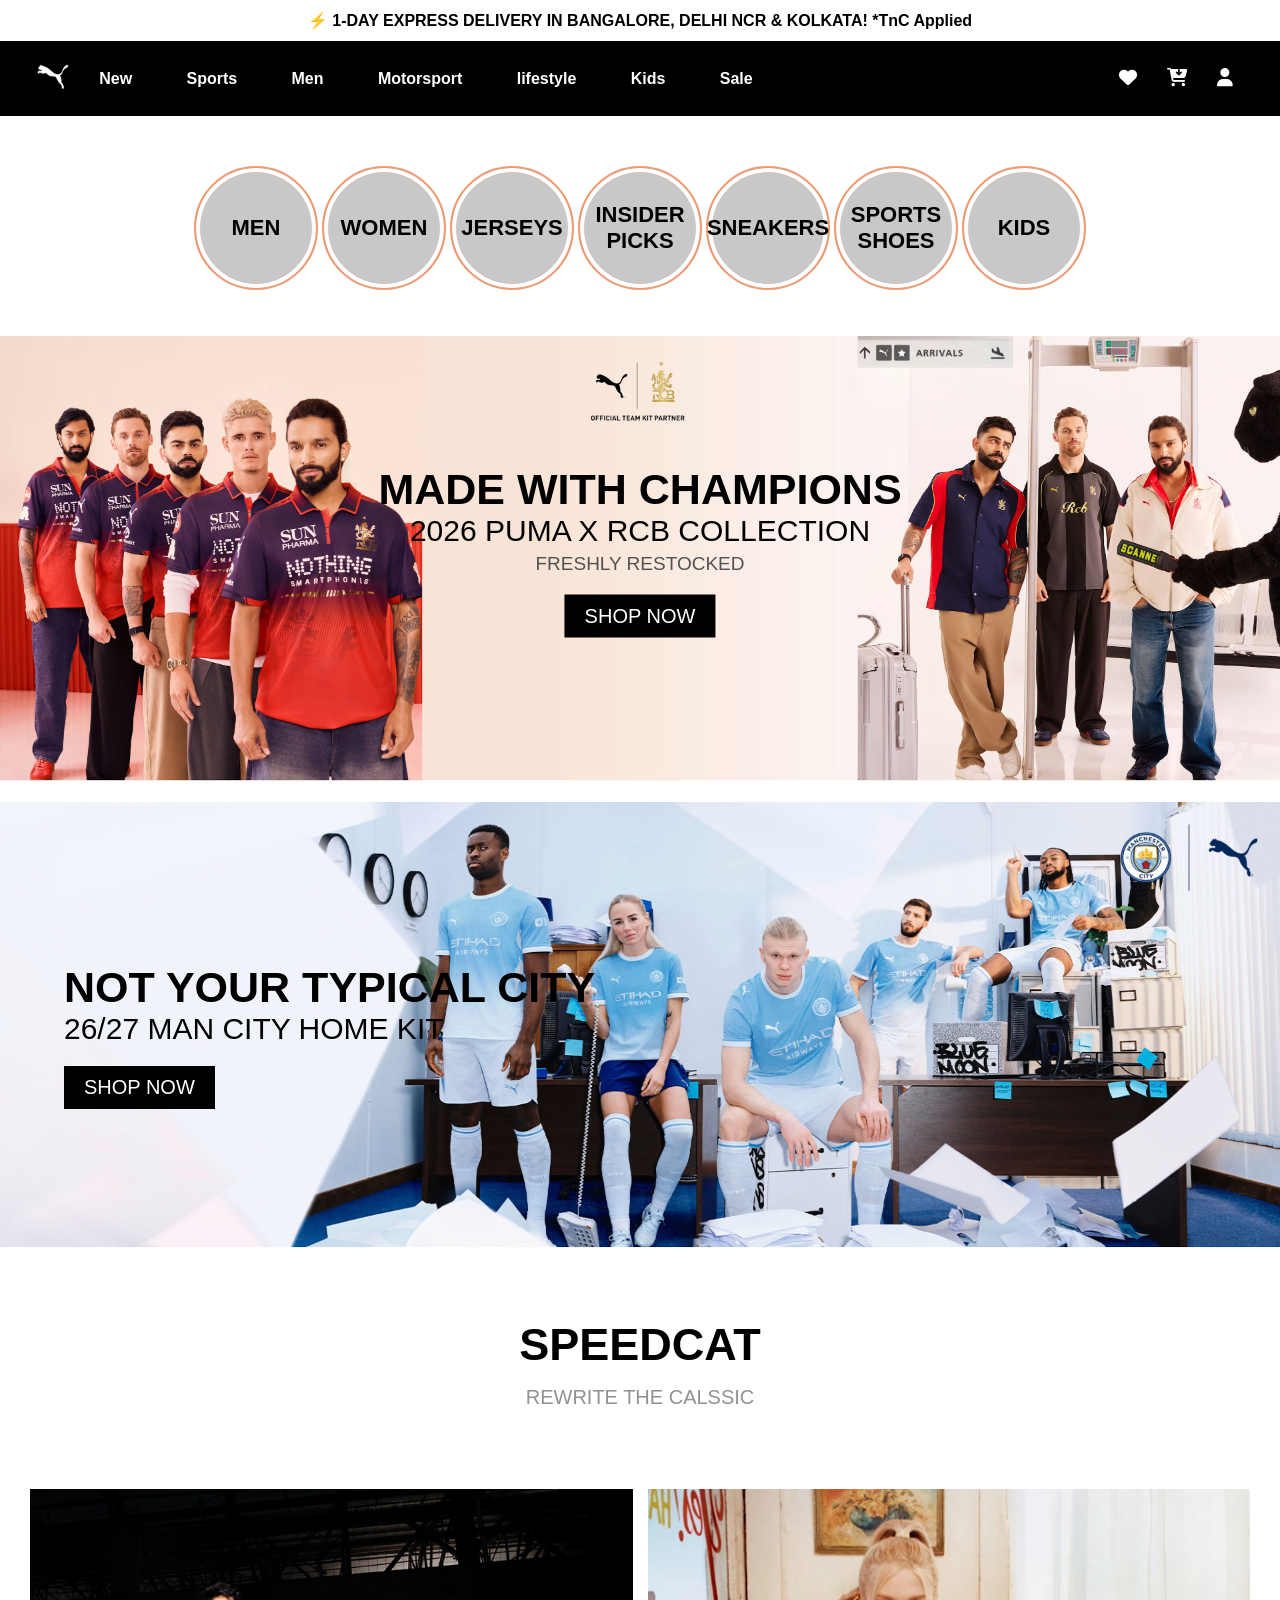
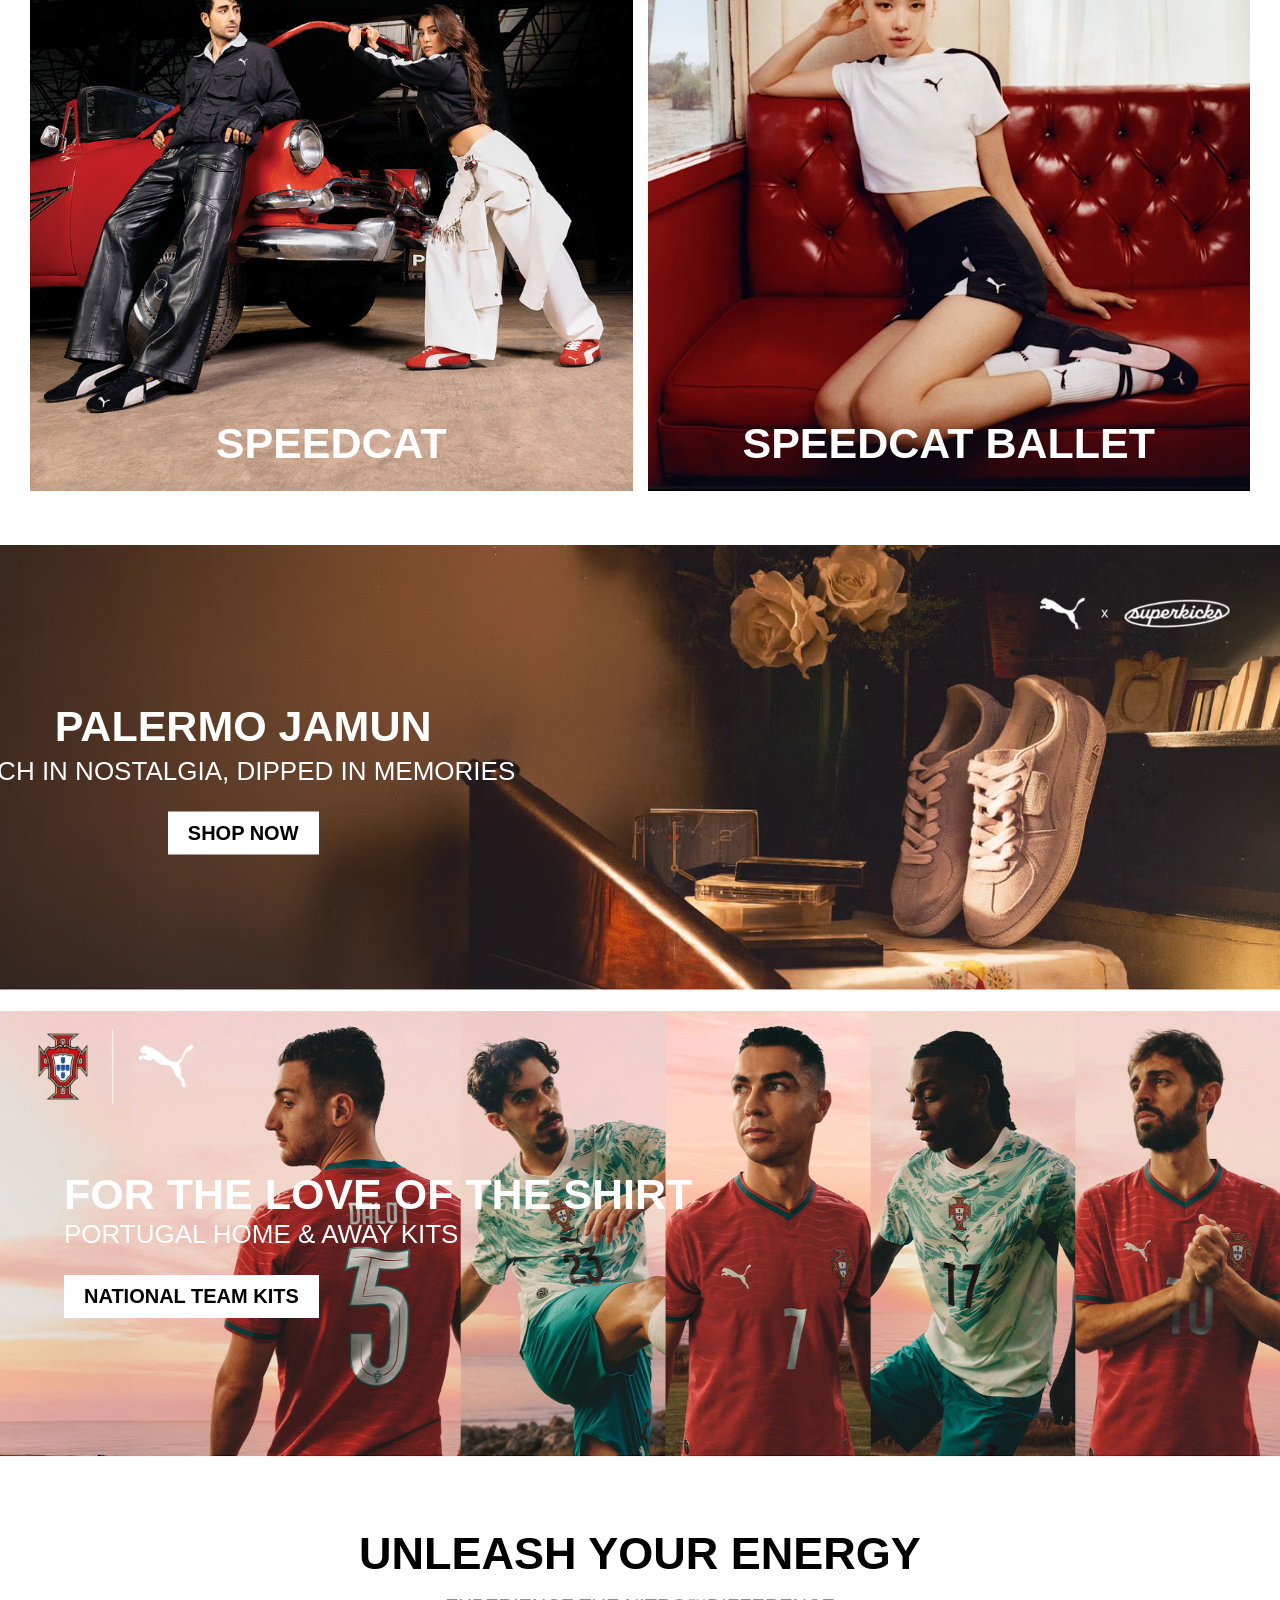
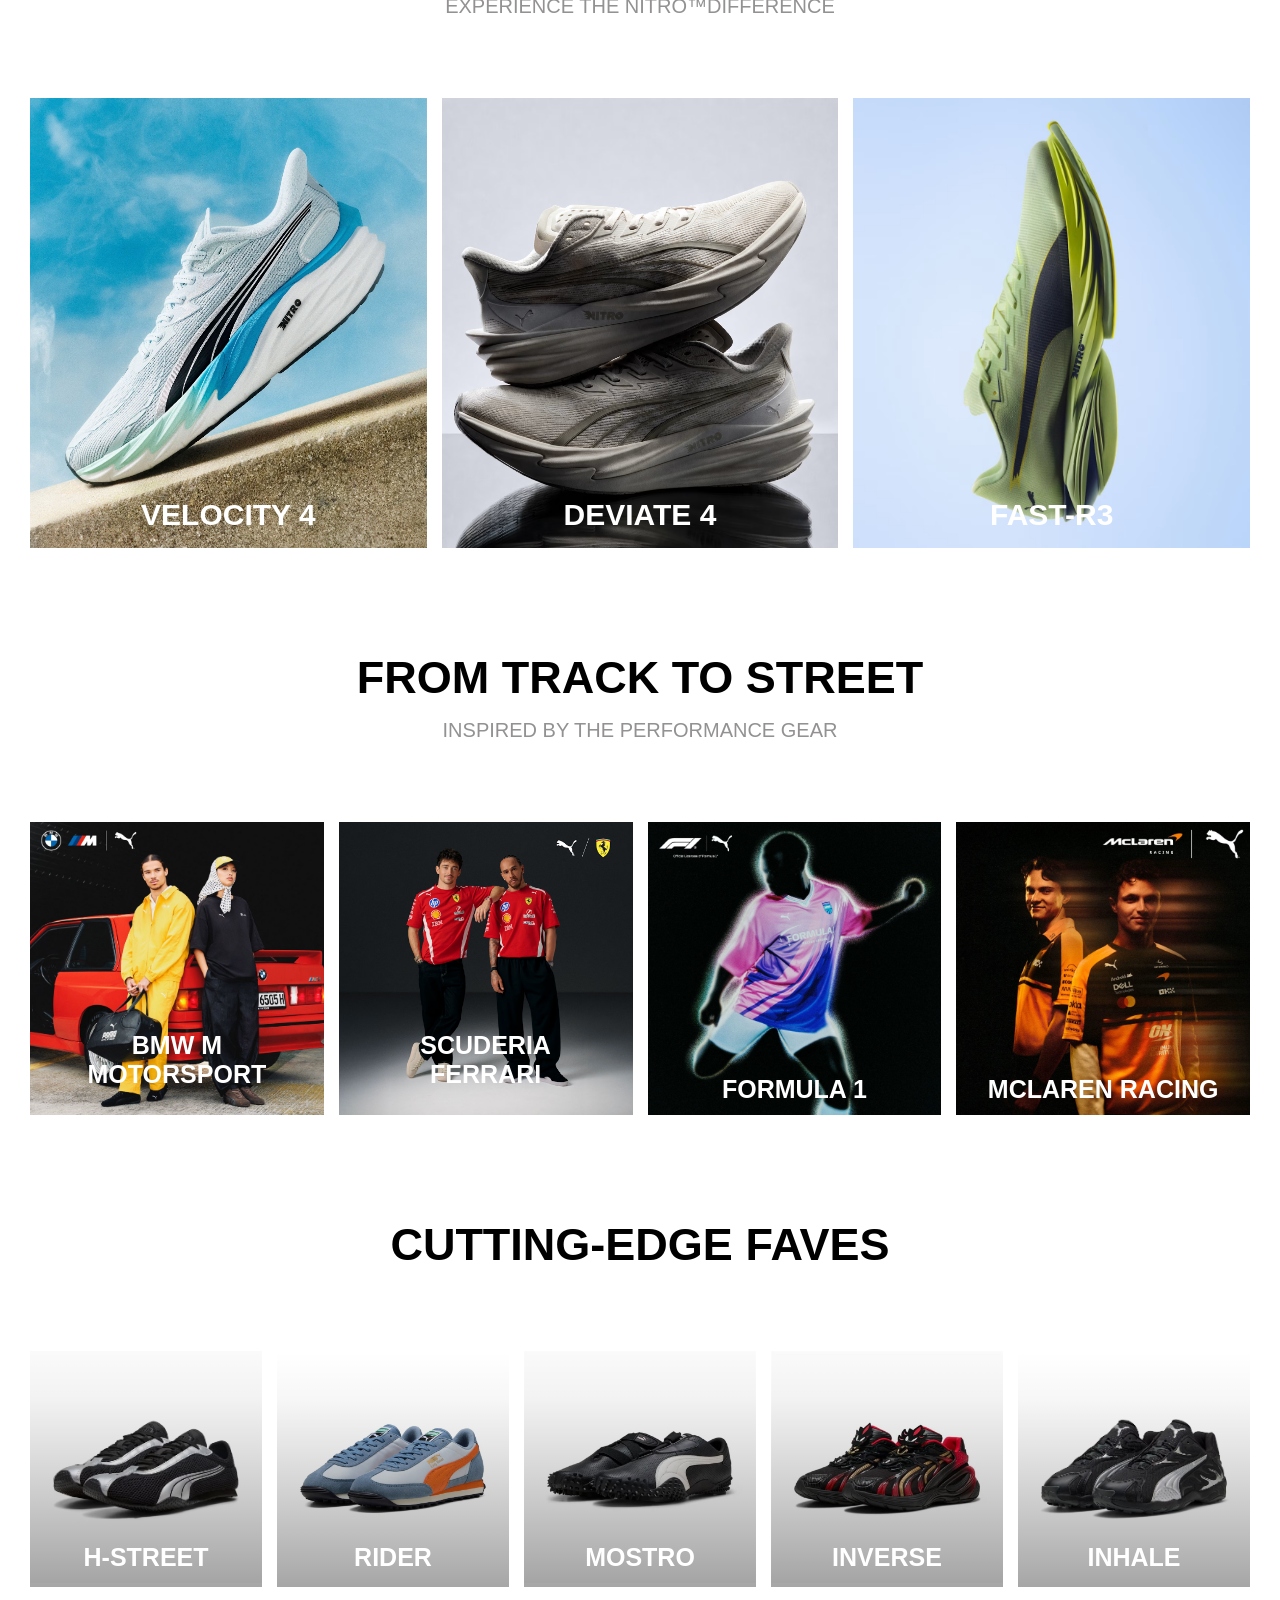
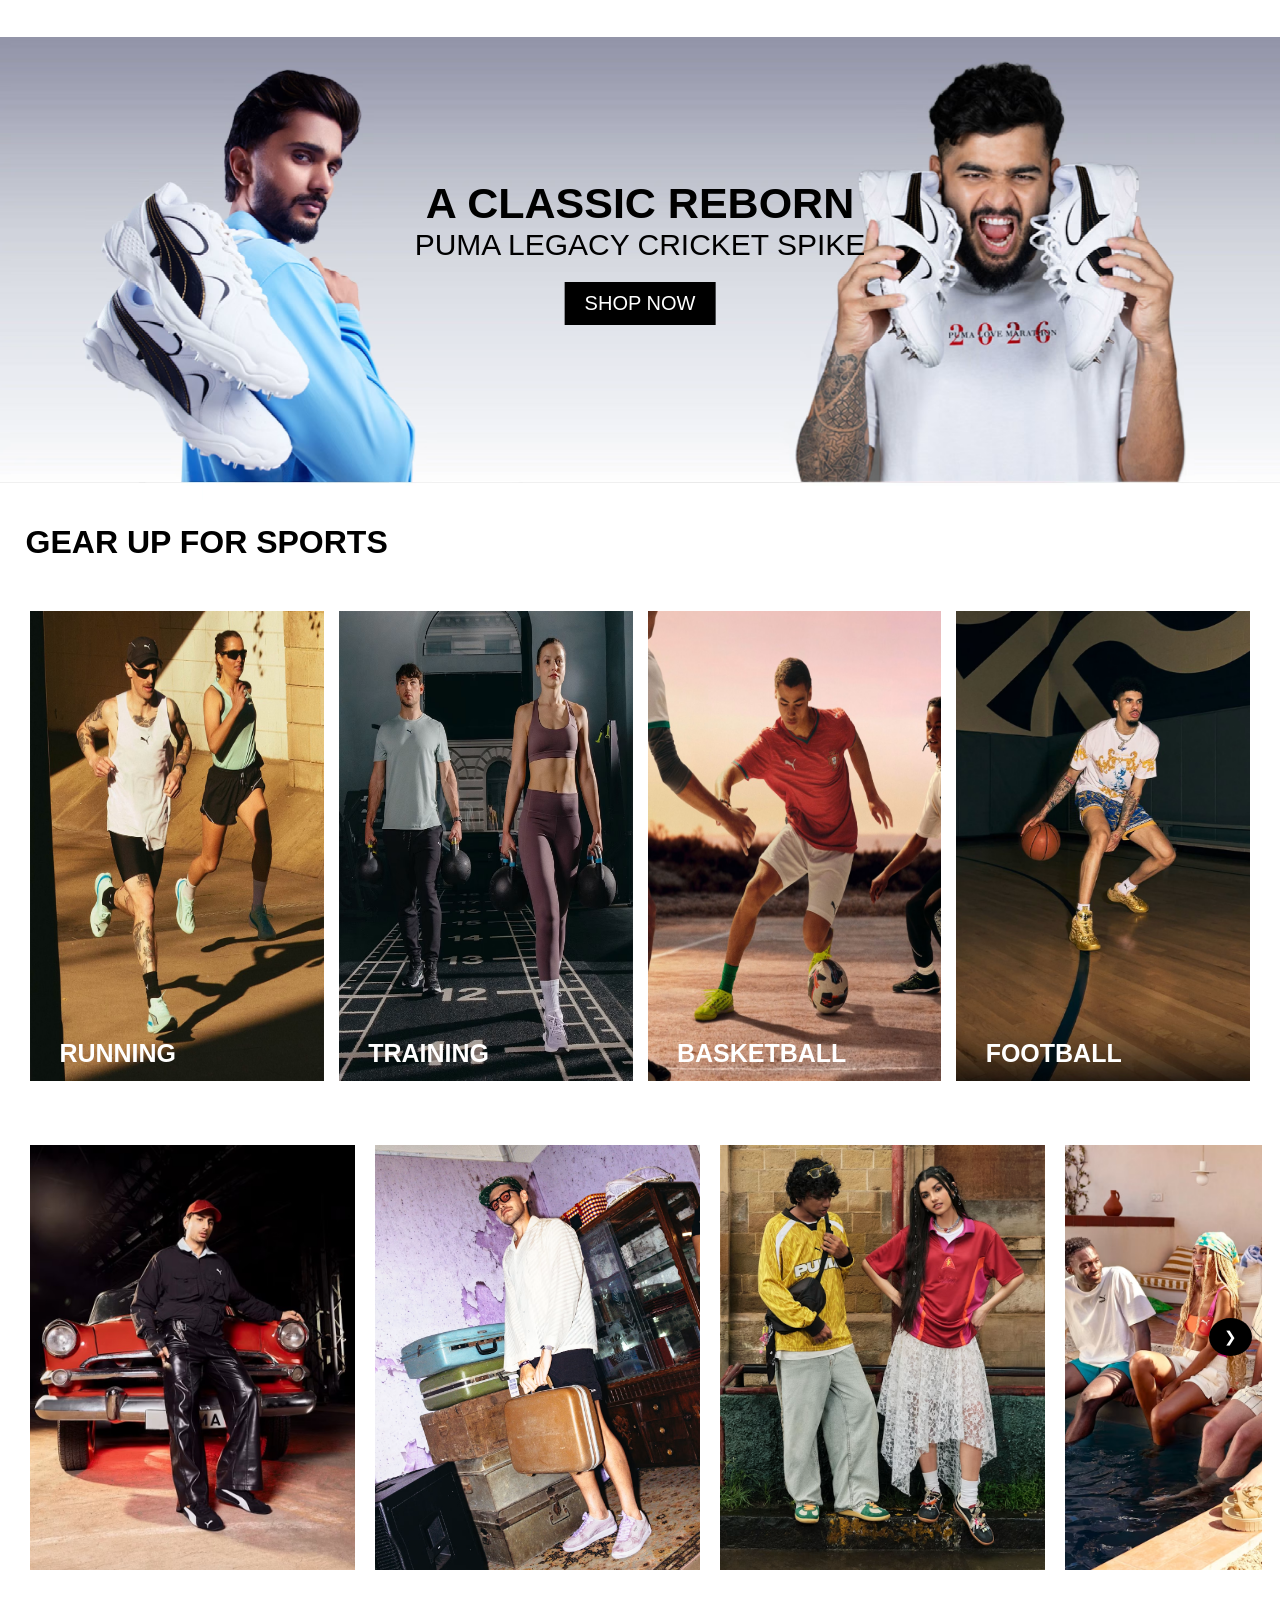
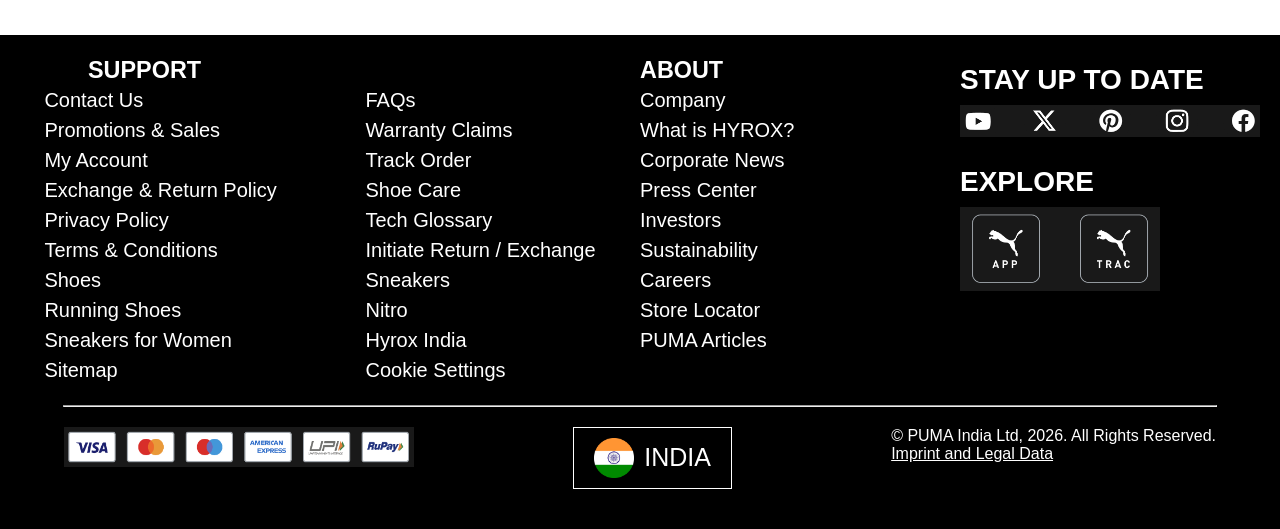
<file: index.html>
<!DOCTYPE html>
<html lang="en">

<head>
    <meta charset="UTF-8">
    <meta name="viewport" content="width=device-width, initial-scale=1.0">
    <title>Puma Website Clone</title>
    <link rel="stylesheet" href="./index.css">
    <link rel="icon" href="./Assests/puma_logo.png" />
    <link rel="stylesheet" href="https://cdnjs.cloudflare.com/ajax/libs/font-awesome/6.5.1/css/all.min.css" />
</head>

<body>
    <div id="topNavBar">⚡️ 1-DAY EXPRESS DELIVERY IN BANGALORE, DELHI NCR & KOLKATA! *TnC Applied</div>
    <div id="navBar">
        <div id="navBar1">
            <img src="./Assests/puma_logo.png" alt="Puma_logo" />
        </div>
        <div id="divContainer">
            <div id="navBar2">
                <a href="./New.html">New</a>
                <a href="./New.html">Sports</a>
                <a href="./New.html">Men</a>
                <a href="./New.html">Motorsport</a>
                <a href="./New.html">lifestyle</a>
                <a href="./New.html">Kids</a>
                <a href="./New.html">Sale</a>
            </div>
            <div id="navBar3">
                <button id="wishIcon" style="border: none"><i class="fa-solid fa-heart"
                        style="font-size: 18px;"></i></button>
                <button id="cartIcon" style="border: none"><i class="fa-solid fa-cart-arrow-down"
                        style="font-size: 18px;"></i></button>
                <button id="userIcon" style="border: none"><i class="fa-solid fa-user"
                        style="font-size: 18px;"></i></button>
            </div>
        </div>

    </div>
    </div>

    <div id="category">
        <p onclick="gotoProducts()">MEN</p>
        <p onclick="gotoProducts()">WOMEN</p>
        <p onclick="gotoProducts()">JERSEYS</p>
        <p onclick="gotoProducts()">INSIDER <br> PICKS</p>
        <p onclick="gotoProducts()">SNEAKERS</p>
        <p onclick="gotoProducts()">SPORTS <br> SHOES</p>
        <p onclick="gotoProducts()">KIDS</p>
    </div>

    <div class="banner">
        <div class="banner_center">
            <h1 class="blk_head">MADE WITH CHAMPIONS</h1>
            <p class="black_p">2026 PUMA X RCB COLLECTION</p>
            <p class="grey_p">FRESHLY RESTOCKED</p>
            <button class="blk_btn">SHOP NOW</button>
        </div>
        <img src="./Assests/mainTop.avif" alt="main_image" />
    </div>

    <div class="banner">
        <div class="banner_left">
            <h1 class="blk_head">NOT YOUR TYPICAL CITY</h1>
            <p class="black_p">26/27 MAN CITY HOME KIT</p>
            <button class="blk_btn">SHOP NOW</button>
        </div>
        <img src="./Assests/etihad.avif" alt="Etihad_image" />
    </div>


    <div class="heading_center">
        <h1 class="black_h1_mid">SPEEDCAT</h1>
        <P class="grey_p_mid">REWRITE THE CALSSIC</P>
    </div>
    <div class="speedCat_div">
        <div class="banner" onclick="gotoProducts()">
            <div class="text_mid">
                <h1 class="white_h1_mid">SPEEDCAT</h1>
            </div>
            <img onclick="gotoProducts()" src="./Assests/cat1.avif" alt="cat1_image" />
        </div>
        <div class="banner" onclick="gotoProducts()">
            <div class="text_mid">
                <h1 class="white_h1_mid">SPEEDCAT BALLET</h1>
            </div>
            <img src="./Assests/cat2.avif" alt="cat2_image" />
        </div>
    </div>

    <div class="banner">
        <div class="banner_left text_mid">
            <h1 class="white_h1">PALERMO JAMUN</h1>
            <p class="grey_p white_p">RICH IN NOSTALGIA, DIPPED IN MEMORIES</p>
            <button class="blk_btn white_btn">SHOP NOW</button>
        </div>
        <img src="./Assests/palermo.avif" alt="palemro_image" />
    </div>

    <div class="banner">
        <div class="banner_left">
            <h1 class="white_h1">FOR THE LOVE OF THE SHIRT</h1>
            <p class="black_p white_p">PORTUGAL HOME & AWAY KITS</p>
            <button class="blk_btn white_btn">NATIONAL TEAM KITS</button>
        </div>
        <img src="./Assests/love.avif" alt="love_image" />
    </div>

    <div class="heading_center">
        <h1 class="black_h1_mid">UNLEASH YOUR ENERGY</h1>
        <P class="grey_p_mid">EXPERIENCE THE NITRO™️DIFFERENCE</P>
    </div>
    <div class="shoe_div speedCat_div">
        <div class="banner shoe_img" onclick="gotoProducts()">
            <div class="text_mid">
                <h2 class="white_h1_mid sml">VELOCITY 4</h2>
            </div>
            <img src="./Assests/shoe1.avif" alt="shoe1_image" />
        </div>
        <div class="banner shoe_img" onclick="gotoProducts()">
            <div class="text_mid">
                <h2 class="white_h1_mid sml">DEVIATE 4</h2>
            </div>
            <img src="./Assests/shoe2.avif" alt="shoe2_image" />
        </div>
        <div class="banner shoe_img" onclick="gotoProducts()">
            <div class="text_mid">
                <h2 class="white_h1_mid sml">FAST-R3</h2>
            </div>
            <img src="./Assests/shoe3.avif" alt="shoe3_image" />
        </div>
    </div>

    <div class="heading_center">
        <h1 class="black_h1_mid">FROM TRACK TO STREET</h1>
        <P class="grey_p_mid">INSPIRED BY THE PERFORMANCE GEAR</P>
    </div>
    <div class="track_div speedCat_div">
        <div class="banner track_img" onclick="gotoProducts()">
            <div class="text_mid">
                <h2 class="white_h1_mid vsml">BMW M MOTORSPORT</h2>
            </div>
            <img src="./Assests/track1.avif" alt="track1_image" />
        </div>
        <div class="banner track_img" onclick="gotoProducts()">
            <div class="text_mid">
                <h2 class="white_h1_mid vsml">SCUDERIA FERRARI</h2>
            </div>
            <img src="./Assests/track2.avif" alt="track2_image" />
        </div>
        <div class="banner track_img" onclick="gotoProducts()">
            <div class="text_mid">
                <h2 class="white_h1_mid vsml">FORMULA 1</h2>
            </div>
            <img src="./Assests/track3.avif" alt="track3_image" />
        </div>
        <div class="banner track_img" onclick="gotoProducts()">
            <div class="text_mid">
                <h2 class="white_h1_mid vsml">MCLAREN RACING</h2>
            </div>
            <img src="./Assests/track4.avif" alt="track4_image" />
        </div>
    </div>

    <div class="heading_center">
        <h1 class="black_h1_mid">CUTTING-EDGE FAVES</h1>
    </div>
    <div class="snk_div speedCat_div">
        <div class="banner track_img" onclick="gotoProducts()">
            <div class="text_mid">
                <h2 class="white_h1_mid vsml">H-STREET</h2>
            </div>
            <div class="shadow_img">
                <img src="./Assests/snk1.avif" alt="snk1_image" />
            </div>

        </div>
        <div class="banner track_img" onclick="gotoProducts()">
            <div class="text_mid">
                <h2 class="white_h1_mid vsml">RIDER</h2>
            </div>
            <div class="shadow_img">
                <img src="./Assests/snk2.avif" alt="snk2_image" />
            </div>

        </div>
        <div class="banner track_img" onclick="gotoProducts()">
            <div class="text_mid">
                <h2 class="white_h1_mid vsml">MOSTRO</h2>
            </div>
            <div class="shadow_img">
                <img src="./Assests/snk3.avif" alt="snk3_image" />
            </div>

        </div>
        <div class="banner track_img" onclick="gotoProducts()">
            <div class="text_mid">
                <h2 class="white_h1_mid vsml">INVERSE</h2>
            </div>
            <div class="shadow_img">
                <img src="./Assests/snk4.avif" alt="snk4_image" />
            </div>

        </div>
        <div class="banner track_img" onclick="gotoProducts()">
            <div class="text_mid">
                <h2 class="white_h1_mid vsml">INHALE</h2>
            </div>
            <div class="shadow_img">
                <img src="./Assests/snk5.avif" alt="snk5_image" />
            </div>

        </div>
    </div>


    <div class="banner">
        <div class="banner_center">
            <h1 class="blk_head">A CLASSIC REBORN</h1>
            <p class="black_p">PUMA LEGACY CRICKET SPIKE</p>
            <button class="blk_btn">SHOP NOW</button>
        </div>
        <img src="./Assests/classic.avif" alt="classic_image" />
    </div>

    <div class="mar-less">
        <h1 class="black_h1_left">GEAR UP FOR SPORTS</h1>
    </div>
    <div class="track_div speedCat_div">
        <div class="banner gear_img" onclick="gotoProducts()">
            <div>
                <h2 class="white_h1_mid vsml">RUNNING</h2>
            </div>
            <img src="./Assests/gear1.avif" alt="gear1_image" />
        </div>
        <div class="banner gear_img" onclick="gotoProducts()">
            <div>
                <h2 class="white_h1_mid vsml">TRAINING</h2>
            </div>
            <img src="./Assests/gear2.avif" alt="gear2_image" />
        </div>
        <div class="banner gear_img" onclick="gotoProducts()">
            <div>
                <h2 class="white_h1_mid vsml">BASKETBALL</h2>
            </div>
            <img src="./Assests/gear3.avif" alt="gear3_image" />
        </div>
        <div class="banner gear_img" onclick="gotoProducts()">
            <div>
                <h2 class="white_h1_mid vsml">FOOTBALL</h2>
            </div>
            <img src="./Assests/gear4.avif" alt="gear4_image" />
        </div>
    </div>



    <div class="carousel">

        <div class="slides" id="slides">
            <img src="./Assests/slider_1.jpg" alt="gear4_image" />
            <img src="./Assests/slider_2.avif" alt="gear4_image" />
            <img src="./Assests/slider_3.avif" alt="gear4_image" />
            <img src="./Assests/slider_4.avif" alt="gear4_image" />
            <img src="./Assests/slider_5.avif" alt="gear4_image" />
            <img src="./Assests/slider_6.avif" alt="gear4_image" />
            <img src="./Assests/slider_7.avif" alt="gear4_image" />
            <img src="./Assests/slider_8.avif" alt="gear4_image" />
            <img src="./Assests/slider_9.avif" alt="gear4_image" />
            <img src="./Assests/slider_10.avif" alt="gear4_image" />
            <img src="./Assests/slider_11.avif" alt="gear4_image" />
            <img src="./Assests/slider_12.avif" alt="gear4_image" />
            <img src="./Assests/slider_13.avif" alt="gear4_image" />
            <img src="./Assests/slider_14.avif" alt="gear4_image" />
            <img src="./Assests/slider_15.avif" alt="gear4_image" />
            <img src="./Assests/slider_16.avif" alt="gear4_image" />
        </div>

        <button class="prev" id="prev">❮</button>
        <button class="next" id="next">❯</button>

    </div>

    <div id="main_footer">
        <div id="footer">

            <div id="line_1">
                <h3>SUPPORT</h3>
                <div id="line_1A">
                    <div id="line_1AA">
                        <p>Contact Us</p>
                        <p>Promotions & Sales</p>
                        <p>My Account</p>
                        <p>Exchange & Return Policy</p>
                        <p>Privacy Policy</p>
                        <p>Terms & Conditions</p>
                        <p>Shoes</p>
                        <p>Running Shoes</p>
                        <p>Sneakers for Women</p>
                        <p>Sitemap</p>
                    </div>
                    <div id="line_1AB">
                        <p>FAQs</p>
                        <p>Warranty Claims</p>
                        <p>Track Order</p>
                        <p>Shoe Care</p>
                        <p>Tech Glossary</p>
                        <p>Initiate Return / Exchange</p>
                        <p>Sneakers</p>
                        <p>Nitro</p>
                        <p>Hyrox India</p>
                        <p>Cookie Settings</p>
                    </div>
                </div>


            </div>
            <div id="line_2">
                <h3>ABOUT</h3>
                <p>Company</p>
                <p>What is HYROX?</p>
                <p>Corporate News</p>
                <p>Press Center</p>
                <p>Investors</p>
                <p>Sustainability</p>
                <p>Careers</p>
                <p>Store Locator</p>
                <p>PUMA Articles</p>
            </div>
            <div id="line_3">
                <h1>STAY UP TO DATE</h1>
                <img id="img_footer_2" src="./Assests/footer_2.png" />
                <h1>EXPLORE</h1>
                <img id="img_footer_3" src="./Assests/footer_3.png" />
            </div>


        </div>
        <hr style="width: 90%; margin: auto;" />
        <div id="footer_bottom">
            <img id="img_1" src="./Assests/cards.png" />

            <div id="flag">
                <button>
                    <img src="./Assests/flag.png" />
                    INDIA
                </button>
            </div>
            <div id="p_3">
                <p>© PUMA India Ltd, 2026. All Rights Reserved.</p>
                <p style="text-decoration: underline;">Imprint and Legal Data</p>
            </div>
        </div>
    </div>



    <script src="./index.js"></script>
</body>

</html>
</file>
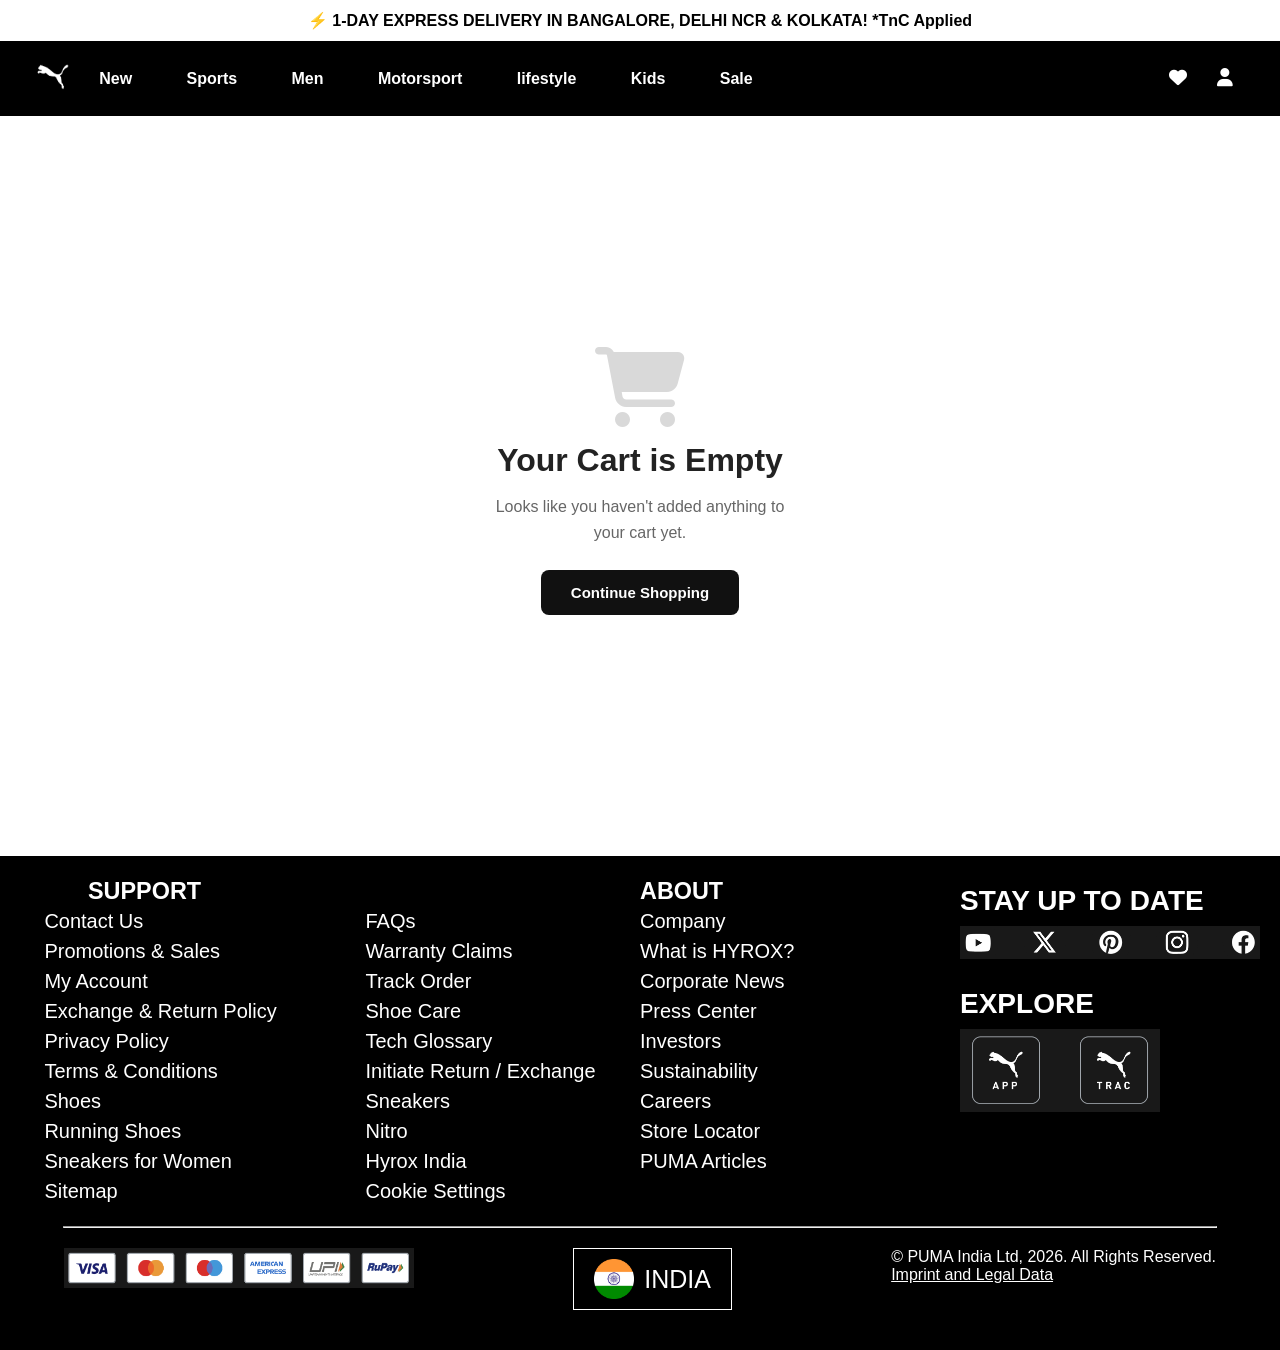
<file: Cart.html>
<!DOCTYPE html>
<html lang="en">

<head>
  <meta charset="UTF-8">
  <meta name="viewport" content="width=device-width, initial-scale=1.0">
  <title>Cart</title>
  <link rel="stylesheet" href="./Cart.css" />
  <link rel="icon" href="./Assests/puma_logo.png" />
  <link rel="stylesheet" href="https://cdnjs.cloudflare.com/ajax/libs/font-awesome/6.5.1/css/all.min.css" />
</head>

<body>
  <div id="topNavBar">⚡️ 1-DAY EXPRESS DELIVERY IN BANGALORE, DELHI NCR & KOLKATA! *TnC Applied</div>
  <div id="navBar">
    <div id="navBar1">
      <img src="./Assests/puma_logo.png" alt="Puma_logo" />
    </div>
    <div id="divContainer">
      <div id="navBar2">
        <a href="./New.html">New</a>
        <a href="./New.html">Sports</a>
        <a href="./New.html">Men</a>
        <a href="./New.html">Motorsport</a>
        <a href="./New.html">lifestyle</a>
        <a href="./New.html">Kids</a>
        <a href="./New.html">Sale</a>
      </div>
      <div id="navBar3">
        <button id="wishIcon" style="border: none"><i class="fa-solid fa-heart" style="font-size: 18px;"></i></button>
        <button id="userIcon" style="border: none"><i class="fa-solid fa-user" style="font-size: 18px;"></i></button>
      </div>
    </div>

  </div>
  </div>
  <div id="main">
    <div id="cont"></div>
    <div id="total_div"></div>
  </div>

  <div id="main_footer">
    <div id="footer">

      <div id="line_1">
        <h3>SUPPORT</h3>
        <div id="line_1A">
          <div id="line_1AA">
            <p>Contact Us</p>
            <p>Promotions & Sales</p>
            <p>My Account</p>
            <p>Exchange & Return Policy</p>
            <p>Privacy Policy</p>
            <p>Terms & Conditions</p>
            <p>Shoes</p>
            <p>Running Shoes</p>
            <p>Sneakers for Women</p>
            <p>Sitemap</p>
          </div>
          <div id="line_1AB">
            <p>FAQs</p>
            <p>Warranty Claims</p>
            <p>Track Order</p>
            <p>Shoe Care</p>
            <p>Tech Glossary</p>
            <p>Initiate Return / Exchange</p>
            <p>Sneakers</p>
            <p>Nitro</p>
            <p>Hyrox India</p>
            <p>Cookie Settings</p>
          </div>
        </div>


      </div>
      <div id="line_2">
        <h3>ABOUT</h3>
        <p>Company</p>
        <p>What is HYROX?</p>
        <p>Corporate News</p>
        <p>Press Center</p>
        <p>Investors</p>
        <p>Sustainability</p>
        <p>Careers</p>
        <p>Store Locator</p>
        <p>PUMA Articles</p>
      </div>
      <div id="line_3">
        <h1>STAY UP TO DATE</h1>
        <img id="img_footer_2" src="./Assests/footer_2.png" />
        <h1>EXPLORE</h1>
        <img id="img_footer_3" src="./Assests/footer_3.png" />
      </div>


    </div>
    <hr style="width: 90%; margin: auto;" />
    <div id="footer_bottom">
      <img id="img_1" src="./Assests/cards.png" />

      <div id="flag">
        <button>
          <img src="./Assests/flag.png" />
          INDIA
        </button>
      </div>
      <div id="p_3">
        <p>© PUMA India Ltd, 2026. All Rights Reserved.</p>
        <p style="text-decoration: underline;">Imprint and Legal Data</p>
      </div>
    </div>
  </div>

  <script src="./Cart.js"></script>
</body>

</html>
</file>
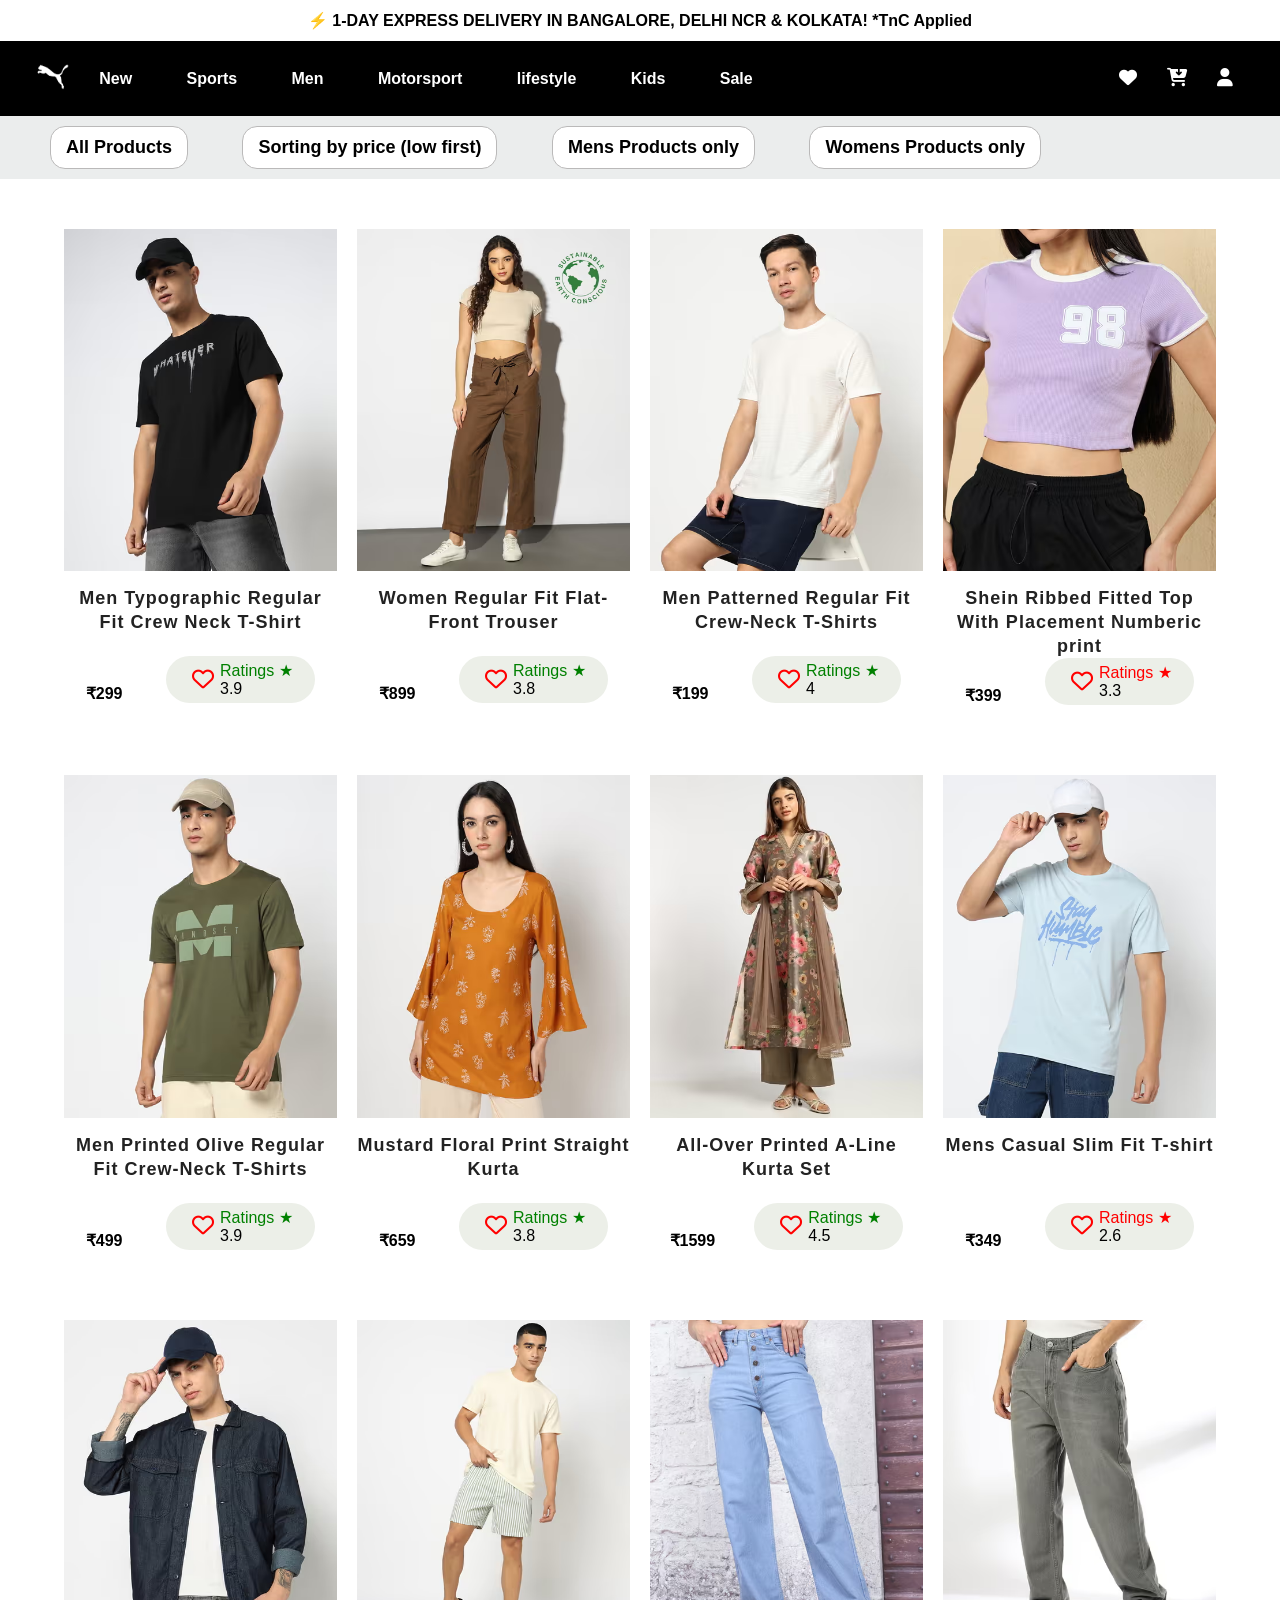
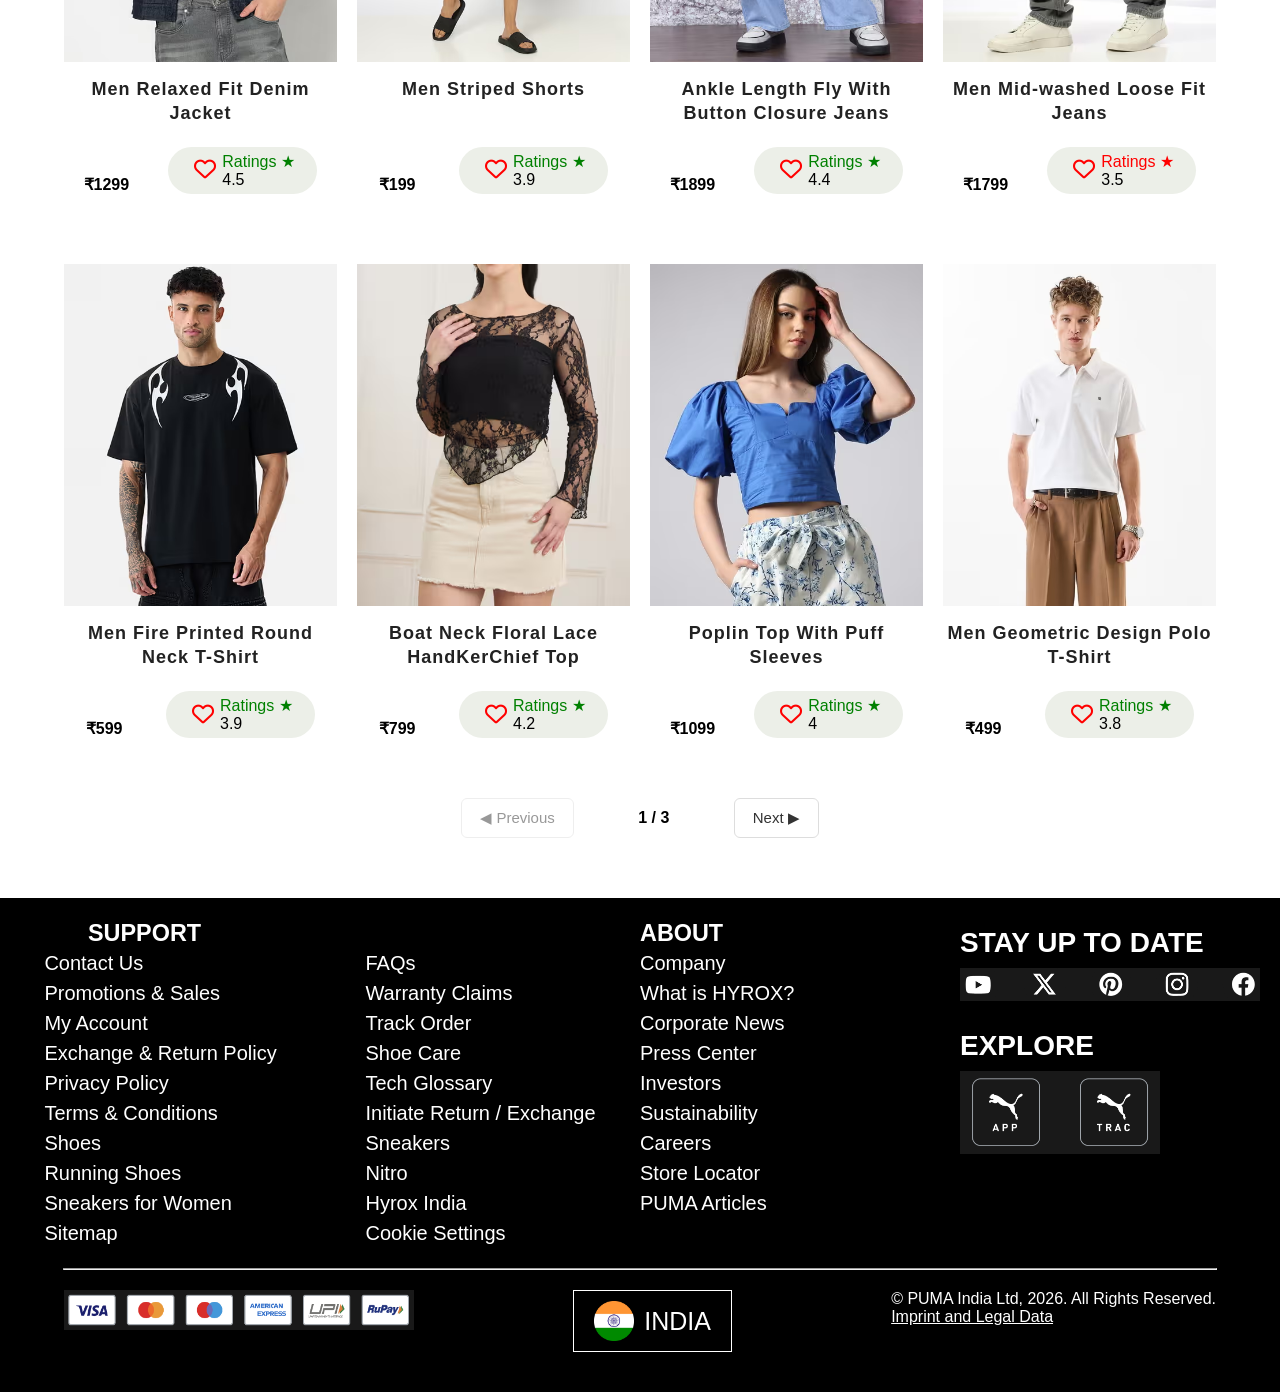
<file: New.html>
<!DOCTYPE html>
<html lang="en">

<head>
  <meta charset="UTF-8">
  <meta name="viewport" content="width=device-width, initial-scale=1.0">
  <title>Products</title>
  <link rel="icon" href="./Assests/puma_logo.png" />
  <link rel="stylesheet" href="./New.css" />
  <link rel="stylesheet" href="https://cdnjs.cloudflare.com/ajax/libs/font-awesome/6.5.1/css/all.min.css" />
</head>

<body>
  <div id="topNavBar">⚡️ 1-DAY EXPRESS DELIVERY IN BANGALORE, DELHI NCR & KOLKATA! *TnC Applied</div>
  <div id="navBar">
    <div id="navBar1">
      <img src="./Assests/puma_logo.png" alt="Puma_logo" />
    </div>
    <div id="divContainer">
      <div id="navBar2">
        <a href="./New.html">New</a>
        <a href="./New.html">Sports</a>
        <a href="./New.html">Men</a>
        <a href="./New.html">Motorsport</a>
        <a href="./New.html">lifestyle</a>
        <a href="./New.html">Kids</a>
        <a href="./New.html">Sale</a>
      </div>
      <div id="navBar3">
        <button id="wishIcon" style="border: none"><i class="fa-solid fa-heart" style="font-size: 18px;"></i></button>
        <button id="cartIcon" style="border: none"><i class="fa-solid fa-cart-arrow-down"
            style="font-size: 18px;"></i></button>
        <button id="userIcon" style="border: none"><i class="fa-solid fa-user" style="font-size: 18px;"></i></button>
      </div>
    </div>

  </div>
  </div>
  <div id="sorts">
    <button id="all">All Products</button>
    <button id="sorting">Sorting by price (low first)</button>
    <button id="men_only">Mens Products only</button>
    <button id="women_only">Womens Products only</button>
  </div>


  <div id="container">
  </div>
  <div id="pagination">
    <button id="prev">◀ Previous</button>

    <span id="page-info"></span>

    <button id="next">Next ▶</button>
  </div>

  <div id="main_footer">
    <div id="footer">

      <div id="line_1">
        <h3>SUPPORT</h3>
        <div id="line_1A">
          <div id="line_1AA">
            <p>Contact Us</p>
            <p>Promotions & Sales</p>
            <p>My Account</p>
            <p>Exchange & Return Policy</p>
            <p>Privacy Policy</p>
            <p>Terms & Conditions</p>
            <p>Shoes</p>
            <p>Running Shoes</p>
            <p>Sneakers for Women</p>
            <p>Sitemap</p>
          </div>
          <div id="line_1AB">
            <p>FAQs</p>
            <p>Warranty Claims</p>
            <p>Track Order</p>
            <p>Shoe Care</p>
            <p>Tech Glossary</p>
            <p>Initiate Return / Exchange</p>
            <p>Sneakers</p>
            <p>Nitro</p>
            <p>Hyrox India</p>
            <p>Cookie Settings</p>
          </div>
        </div>


      </div>
      <div id="line_2">
        <h3>ABOUT</h3>
        <p>Company</p>
        <p>What is HYROX?</p>
        <p>Corporate News</p>
        <p>Press Center</p>
        <p>Investors</p>
        <p>Sustainability</p>
        <p>Careers</p>
        <p>Store Locator</p>
        <p>PUMA Articles</p>
      </div>
      <div id="line_3">
        <h1>STAY UP TO DATE</h1>
        <img id="img_footer_2" src="./Assests/footer_2.png" />
        <h1>EXPLORE</h1>
        <img id="img_footer_3" src="./Assests/footer_3.png" />
      </div>


    </div>
    <hr style="width: 90%; margin: auto;" />
    <div id="footer_bottom">
      <img id="img_1" src="./Assests/cards.png" />

      <div id="flag">
        <button>
          <img src="./Assests/flag.png" />
          INDIA
        </button>
      </div>
      <div id="p_3">
        <p>© PUMA India Ltd, 2026. All Rights Reserved.</p>
        <p style="text-decoration: underline;">Imprint and Legal Data</p>
      </div>
    </div>
  </div>

  <script src="./New.js"></script>
</body>

</html>
</file>
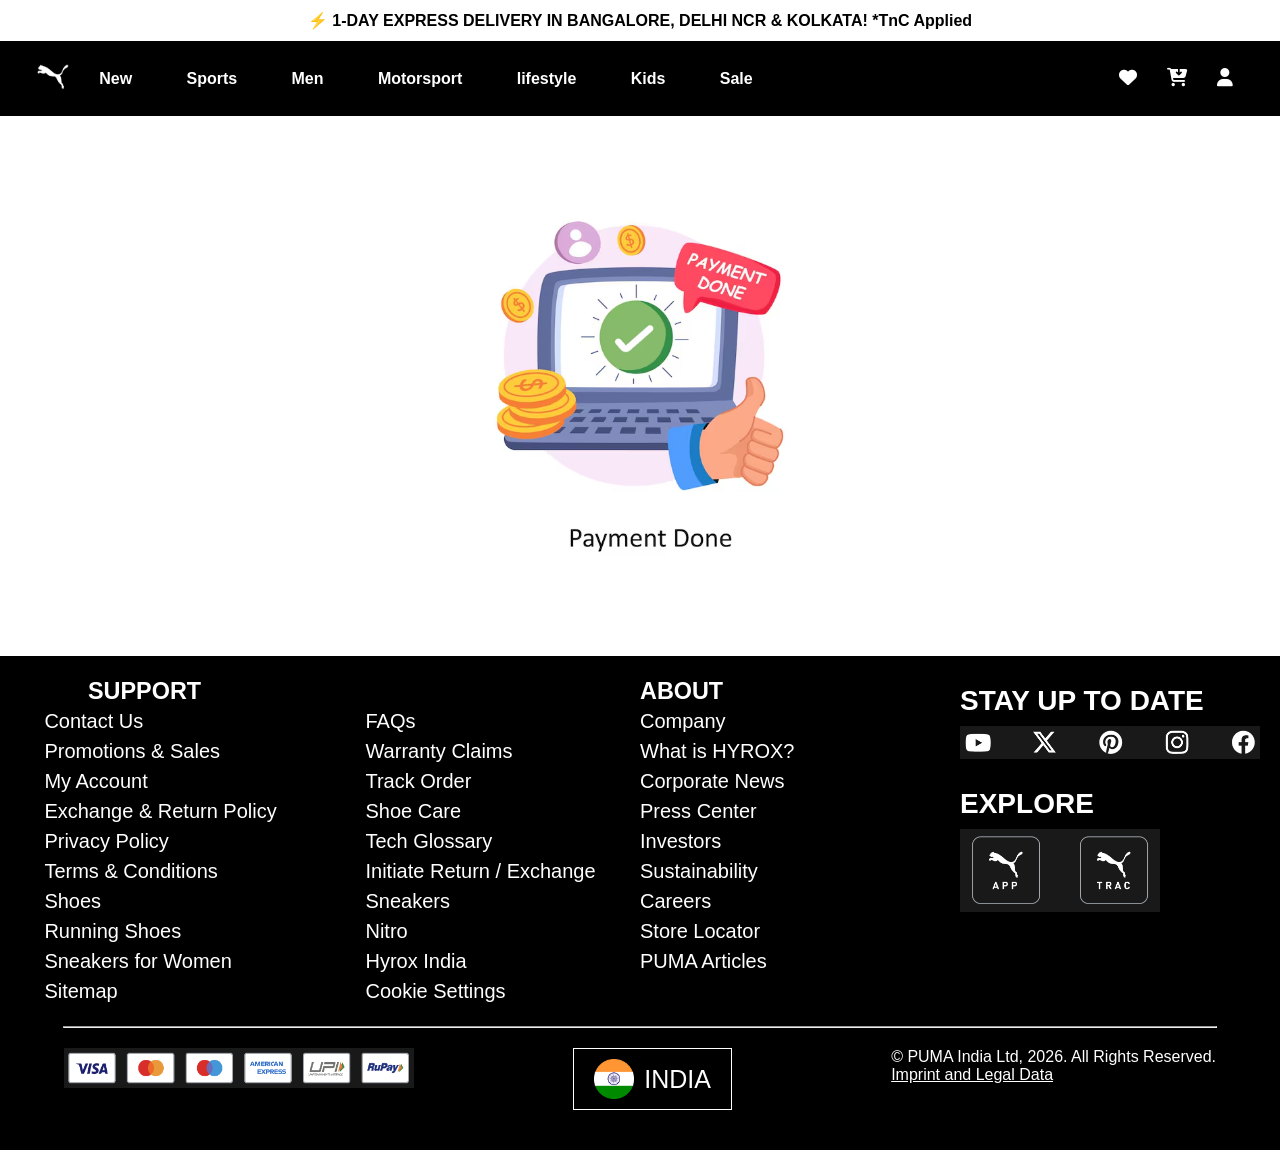
<file: Payment.html>
<!DOCTYPE html>
<html lang="en">

<head>
    <meta charset="UTF-8">
    <meta name="viewport" content="width=device-width, initial-scale=1.0">
    <title>Payment Page</title>
    <link rel="stylesheet" href="./Payment.css" />
    <link rel="icon" href="./Assests/puma_logo.png" />
    <link rel="stylesheet" href="https://cdnjs.cloudflare.com/ajax/libs/font-awesome/6.5.1/css/all.min.css" />
</head>

<body>
    <div id="topNavBar">⚡️ 1-DAY EXPRESS DELIVERY IN BANGALORE, DELHI NCR & KOLKATA! *TnC Applied</div>
    <div id="navBar">
        <div id="navBar1">
            <img src="./Assests/puma_logo.png" alt="Puma_logo" />
        </div>
        <div id="divContainer">
            <div id="navBar2">
                <a href="./New.html">New</a>
                <a href="./New.html">Sports</a>
                <a href="./New.html">Men</a>
                <a href="./New.html">Motorsport</a>
                <a href="./New.html">lifestyle</a>
                <a href="./New.html">Kids</a>
                <a href="./New.html">Sale</a>
            </div>
            <div id="navBar3">
                <button id="wishIcon" style="border: none"><i class="fa-solid fa-heart"
                        style="font-size: 18px;"></i></button>
                <button id="cartIcon" style="border: none"><i class="fa-solid fa-cart-arrow-down"
                        style="font-size: 18px;"></i></button>
                <button id="userIcon" style="border: none"><i class="fa-solid fa-user"
                        style="font-size: 18px;"></i></button>
            </div>
        </div>

    </div>
    </div>
    <div id="loader">
        <img id="loadingGif" src="./Assests/pay.avif" alt="Loading">

    </div>
    <div id="main_footer">
        <div id="footer">

            <div id="line_1">
                <h3>SUPPORT</h3>
                <div id="line_1A">
                    <div id="line_1AA">
                        <p>Contact Us</p>
                        <p>Promotions & Sales</p>
                        <p>My Account</p>
                        <p>Exchange & Return Policy</p>
                        <p>Privacy Policy</p>
                        <p>Terms & Conditions</p>
                        <p>Shoes</p>
                        <p>Running Shoes</p>
                        <p>Sneakers for Women</p>
                        <p>Sitemap</p>
                    </div>
                    <div id="line_1AB">
                        <p>FAQs</p>
                        <p>Warranty Claims</p>
                        <p>Track Order</p>
                        <p>Shoe Care</p>
                        <p>Tech Glossary</p>
                        <p>Initiate Return / Exchange</p>
                        <p>Sneakers</p>
                        <p>Nitro</p>
                        <p>Hyrox India</p>
                        <p>Cookie Settings</p>
                    </div>
                </div>


            </div>
            <div id="line_2">
                <h3>ABOUT</h3>
                <p>Company</p>
                <p>What is HYROX?</p>
                <p>Corporate News</p>
                <p>Press Center</p>
                <p>Investors</p>
                <p>Sustainability</p>
                <p>Careers</p>
                <p>Store Locator</p>
                <p>PUMA Articles</p>
            </div>
            <div id="line_3">
                <h1>STAY UP TO DATE</h1>
                <img id="img_footer_2" src="./Assests/footer_2.png" />
                <h1>EXPLORE</h1>
                <img id="img_footer_3" src="./Assests/footer_3.png" />
            </div>


        </div>
        <hr style="width: 90%; margin: auto;" />
        <div id="footer_bottom">
            <img id="img_1" src="./Assests/cards.png" />

            <div id="flag">
                <button>
                    <img src="./Assests/flag.png" />
                    INDIA
                </button>
            </div>
            <div id="p_3">
                <p>© PUMA India Ltd, 2026. All Rights Reserved.</p>
                <p style="text-decoration: underline;">Imprint and Legal Data</p>
            </div>
        </div>
    </div>


    <script>

        document.getElementById("userIcon").addEventListener("click", () => {
            window.location = "./UserPage.html"
        })

        document.getElementById("wishIcon").addEventListener("click", () => {
            window.location = "./Wishlist.html"
        })

        document.getElementById("cartIcon").addEventListener("click", () => {
            window.location = "./Cart.html"
        })

        document.getElementById("navBar1").addEventListener("click", () => {
            window.location = "./index.html"
        })
    </script>
</body>

</html>
</file>
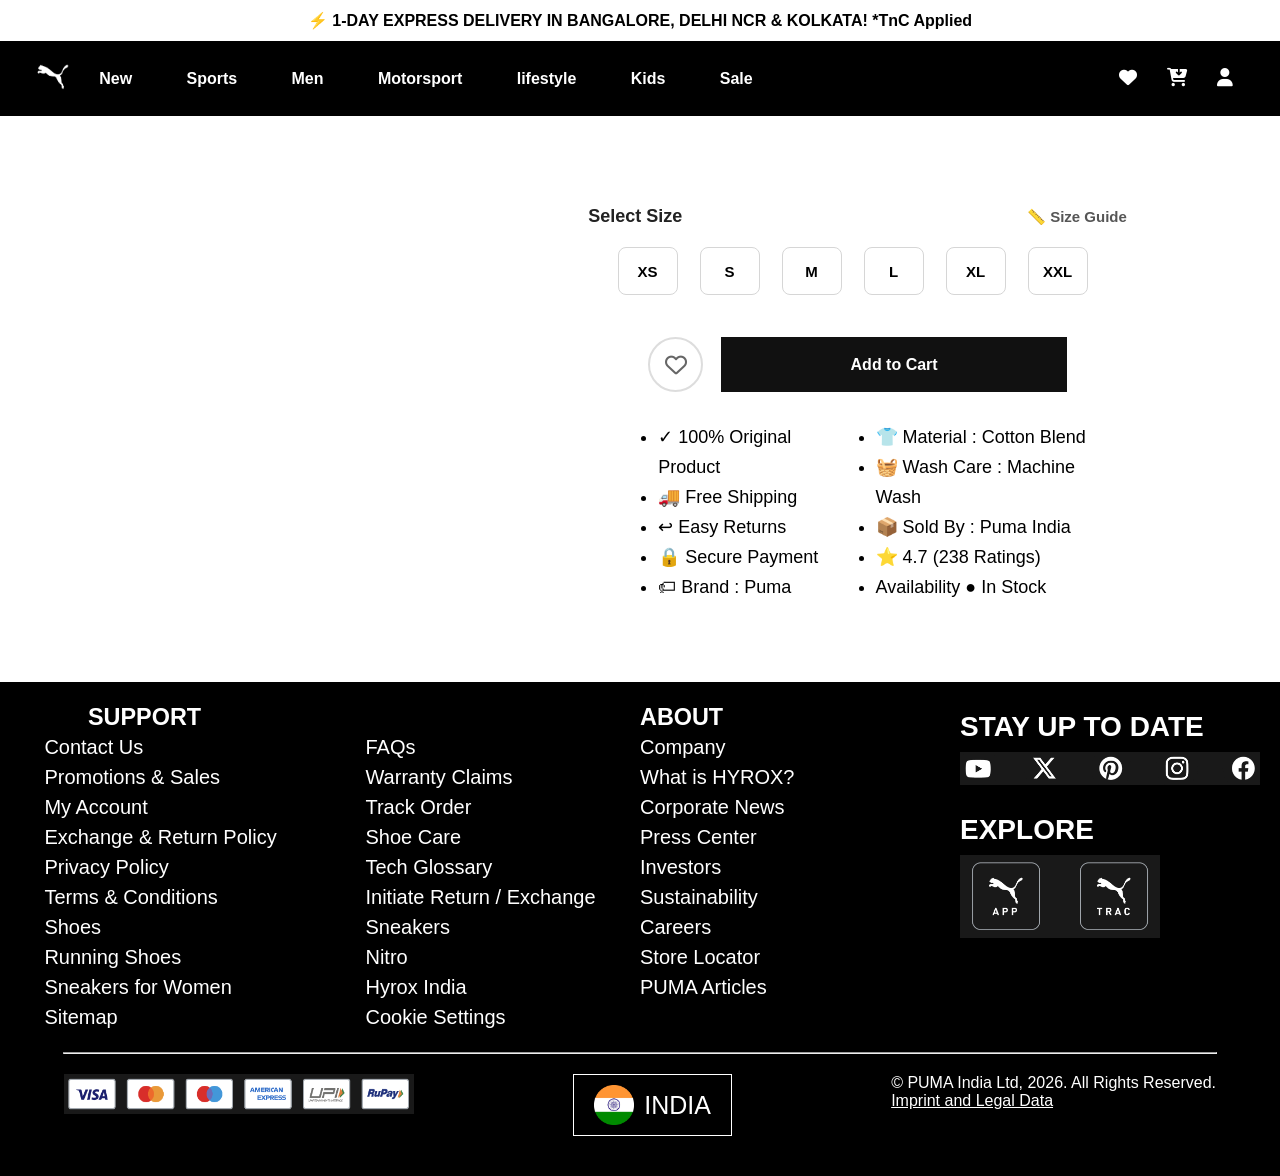
<file: SingleProduct.html>
<!DOCTYPE html>
<html lang="en">

<head>
    <meta charset="UTF-8">
    <meta name="viewport" content="width=device-width, initial-scale=1.0">
    <title>Product Page</title>
    <link rel="stylesheet" href="./SingleProduct.css">
    <link rel="icon" href="./Assests/puma_logo.png" />
    <link rel="stylesheet" href="https://cdnjs.cloudflare.com/ajax/libs/font-awesome/6.7.2/css/all.min.css">
</head>

<body>
    <div id="topNavBar">⚡️ 1-DAY EXPRESS DELIVERY IN BANGALORE, DELHI NCR & KOLKATA! *TnC Applied</div>
    <div id="navBar">
        <div id="navBar1">
            <img src="./Assests/puma_logo.png" alt="Puma_logo" />
        </div>
        <div id="divContainer">
            <div id="navBar2">
                <a href="./New.html">New</a>
                <a href="./New.html">Sports</a>
                <a href="./New.html">Men</a>
                <a href="./New.html">Motorsport</a>
                <a href="./New.html">lifestyle</a>
                <a href="./New.html">Kids</a>
                <a href="./New.html">Sale</a>
            </div>
            <div id="navBar3">
                <button id="wishIcon" style="border: none"><i class="fa-solid fa-heart"
                        style="font-size: 18px;"></i></button>
                <button id="cartIcon" style="border: none"><i class="fa-solid fa-cart-arrow-down"
                        style="font-size: 18px;"></i></button>
                <button id="userIcon" style="border: none"><i class="fa-solid fa-user"
                        style="font-size: 18px;"></i></button>
            </div>
        </div>

    </div>
    </div>


    <div class="product-container">

        <div class="left">

            <img id="productImage">
        </div>

        <div class="right">
            <div id="details">

                <h1 id="title"></h1>

                <h2 id="price"></h2>

                <p id="description"></p>
            </div>


            <div class="sizes">

                <div class="size-header">
                    <h4>Select Size</h4>
                    <p id="sizeGuideBtn">📏 Size Guide</p>
                </div>

                <div class="size-options">
                    <button class="size-btn">XS</button>
                    <button class="size-btn">S</button>
                    <button class="size-btn">M</button>
                    <button class="size-btn">L</button>
                    <button class="size-btn">XL</button>
                    <button class="size-btn">XXL</button>
                </div>

                <div id="sizeModal">
                    <span id="closeModal">&times;</span>
                    <img src="./Assests/size_guide.avif">
                </div>

            </div>


            <div class="action-buttons">
                <button id="favBtn" class="heart-btn">
                    <i id="heartIcon" class="fa-regular fa-heart"></i>
                </button>

                <button id="cartBtn" class="cart-btn">
                    Add to Cart
                </button>
            </div>

            <div id="more_content">
                <ul>
                    <li>✓ 100% Original Product</li>

                    <li>🚚 Free Shipping</li>

                    <li>↩ Easy Returns</li>

                    <li>🔒 Secure Payment</li>

                    <li>🏷 Brand : Puma</li>
                </ul>
                <ul>

                    <li>👕 Material : Cotton Blend</li>

                    <li>🧺 Wash Care : Machine Wash</li>

                    <li>📦 Sold By : Puma India</li>

                    <li>⭐ 4.7 (238 Ratings)</li>

                    <li>Availability ● In Stock</li>
                </ul>
            </div>

        </div>

    </div>

    <div id="main_footer">
        <div id="footer">

            <div id="line_1">
                <h3>SUPPORT</h3>
                <div id="line_1A">
                    <div id="line_1AA">
                        <p>Contact Us</p>
                        <p>Promotions & Sales</p>
                        <p>My Account</p>
                        <p>Exchange & Return Policy</p>
                        <p>Privacy Policy</p>
                        <p>Terms & Conditions</p>
                        <p>Shoes</p>
                        <p>Running Shoes</p>
                        <p>Sneakers for Women</p>
                        <p>Sitemap</p>
                    </div>
                    <div id="line_1AB">
                        <p>FAQs</p>
                        <p>Warranty Claims</p>
                        <p>Track Order</p>
                        <p>Shoe Care</p>
                        <p>Tech Glossary</p>
                        <p>Initiate Return / Exchange</p>
                        <p>Sneakers</p>
                        <p>Nitro</p>
                        <p>Hyrox India</p>
                        <p>Cookie Settings</p>
                    </div>
                </div>


            </div>
            <div id="line_2">
                <h3>ABOUT</h3>
                <p>Company</p>
                <p>What is HYROX?</p>
                <p>Corporate News</p>
                <p>Press Center</p>
                <p>Investors</p>
                <p>Sustainability</p>
                <p>Careers</p>
                <p>Store Locator</p>
                <p>PUMA Articles</p>
            </div>
            <div id="line_3">
                <h1>STAY UP TO DATE</h1>
                <img id="img_footer_2" src="./Assests/footer_2.png" />
                <h1>EXPLORE</h1>
                <img id="img_footer_3" src="./Assests/footer_3.png" />
            </div>


        </div>
        <hr style="width: 90%; margin: auto;" />
        <div id="footer_bottom">
            <img id="img_1" src="./Assests/cards.png" />

            <div id="flag">
                <button>
                    <img src="./Assests/flag.png" />
                    INDIA
                </button>
            </div>
            <div id="p_3">
                <p>© PUMA India Ltd, 2026. All Rights Reserved.</p>
                <p style="text-decoration: underline;">Imprint and Legal Data</p>
            </div>
        </div>
    </div>


    <div id="toast"></div>
    <script src="./SingleProduct.js"></script>
</body>

</html>
</file>
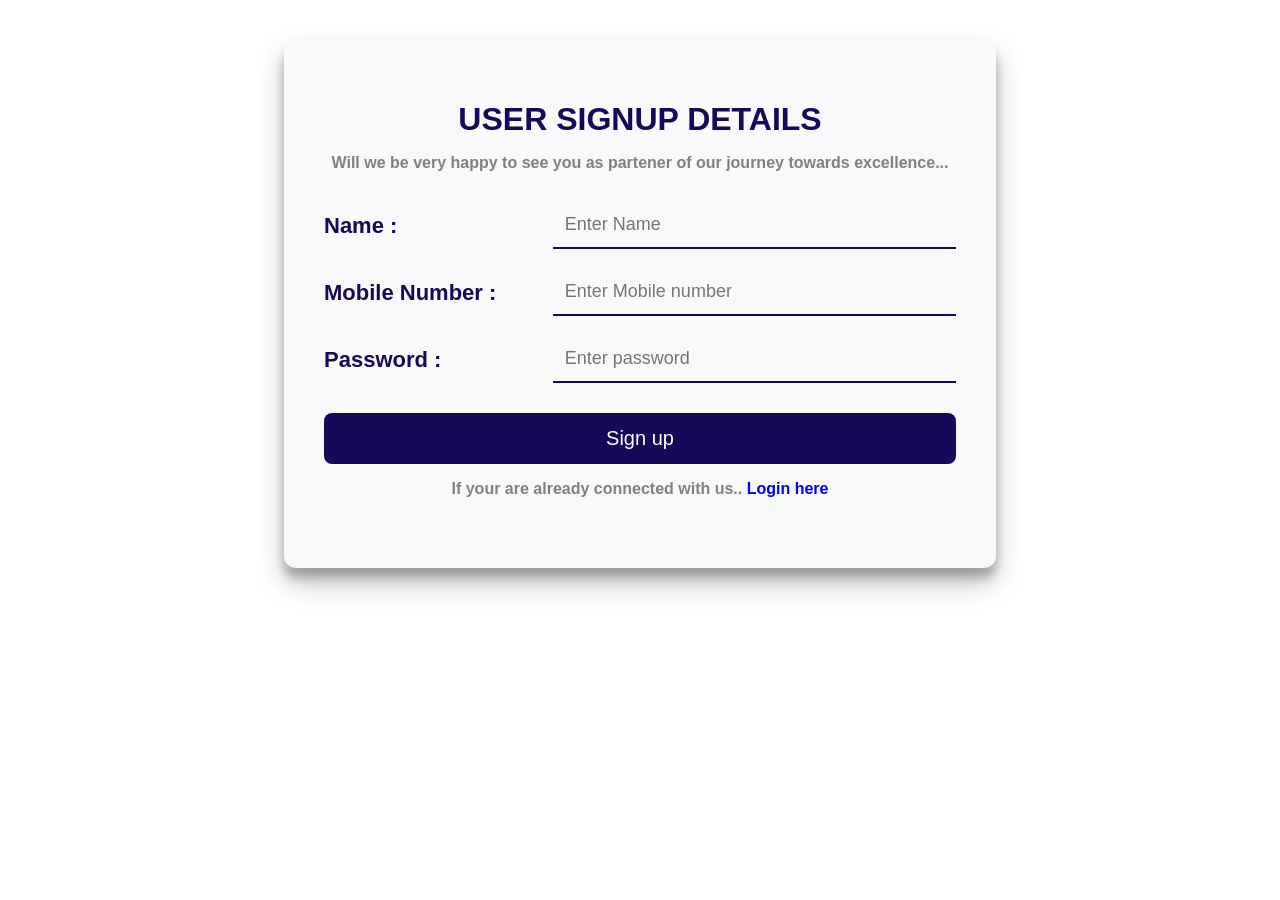
<file: UserPage.html>
<!DOCTYPE html>
<html lang="en">
<head>
    <meta charset="UTF-8">
    <meta name="viewport" content="width=device-width, initial-scale=1.0">
    <title>User Page</title>
     <link rel="icon" href="./Assests/puma_logo.png" />
    <link rel="stylesheet" href="./UserPage.css"/>
</head>
<body>
    <div id="container">

    </div>
    <script src="./UserPage.js"></script>
</body>
</html>
</file>
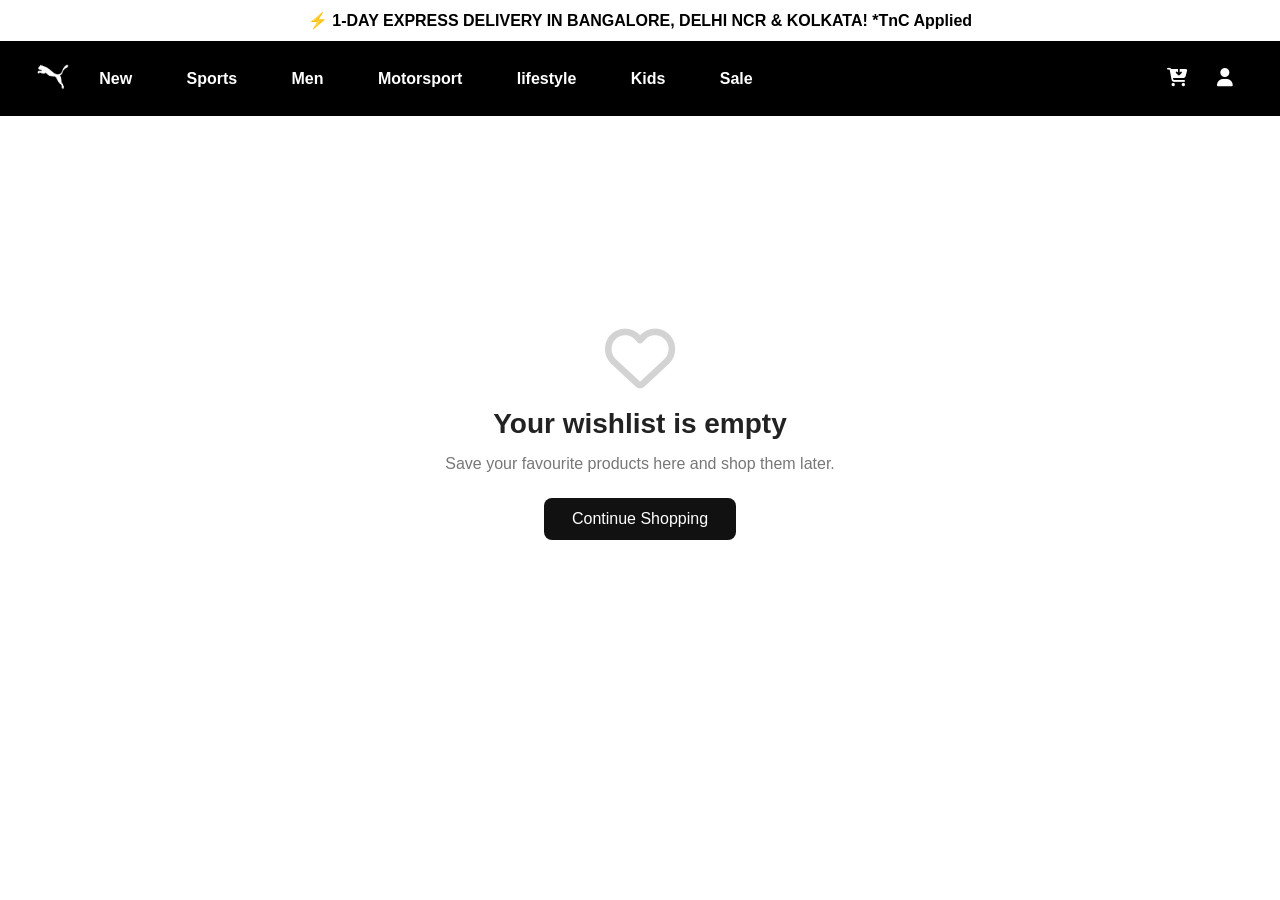
<file: Wishlist.html>
<!DOCTYPE html>
<html lang="en">

<head>
    <meta charset="UTF-8">
    <meta name="viewport" content="width=device-width, initial-scale=1.0">
    <title>Wishlist</title>
    <link rel="stylesheet" href="./Wishlist.css" />
    <link rel="icon" href="./Assests/puma_logo.png" />
    <link rel="stylesheet" href="https://cdnjs.cloudflare.com/ajax/libs/font-awesome/6.5.1/css/all.min.css" />
</head>

<body>
    <div id="topNavBar">⚡️ 1-DAY EXPRESS DELIVERY IN BANGALORE, DELHI NCR & KOLKATA! *TnC Applied</div>
    <div id="navBar">
        <div id="navBar1">
            <img src="./Assests/puma_logo.png" alt="Puma_logo" />
        </div>
        <div id="divContainer">
            <div id="navBar2">
                <a href="./New.html">New</a>
                <a href="./New.html">Sports</a>
                <a href="./New.html">Men</a>
                <a href="./New.html">Motorsport</a>
                <a href="./New.html">lifestyle</a>
                <a href="./New.html">Kids</a>
                <a href="./New.html">Sale</a>
            </div>
            <div id="navBar3">

                <button id="cartIcon" style="border: none"><i class="fa-solid fa-cart-arrow-down"
                        style="font-size: 18px;"></i></button>
                <button id="userIcon" style="border: none"><i class="fa-solid fa-user"
                        style="font-size: 18px;"></i></button>
            </div>
        </div>

    </div>
    </div>
    <div id="container">
    </div>

    <div id="cont"></div>
    <script src="./Wishlist.js"></script>
</body>

</html>
</file>
<file: index.css>
* {
    margin: 0;
    font-family: 'Gill Sans', 'Gill Sans MT', Calibri, 'Trebuchet MS', sans-serif
}

/* TOP NAVBAR */
#topNavBar {
    text-align: center;
    padding: 11px 0px;
    font-weight: 600;
}

/* MAIN NAVBAR */
#navBar {
    background-color: black;
    display: flex;
    justify-content: flex-start;
    padding: 1.2em 2em;
    position: sticky;
    top: 0px;
    z-index: 50;
    /* border: 5px solid red; */
}

/* NAVBAR FIRST */
#navBar1 {
    /* border: 5px solid rgb(243, 12, 170) */
}

#navBar1 img {
    width: 40px
}

#divContainer {
    width: 100%;
    display: flex;
    justify-content: space-between;
    /* border: 2px solid rgb(62, 213, 35); */
}

/* NAVBAR SECOND */
#navBar2 {
    display: flex;
    justify-content: space-around;
    /* border: 1px solid white; */
    /* padding-right: 150px; */
    align-items: center;
}

#navBar2 a {
    font-size: 16px;
    color: #FFFFFF;
    padding: 0px 1.7em;
    font-weight: 600;
    text-decoration: none;
}

/* NAVBAR THIRD */
#navBar3 {
    display: flex;
    justify-content: space-around;
    /* border: 1px solid white */
}

#navBar3 button {
    padding: 0px 15px;
    background-color: black;
    color: white;
    font-weight: 400;
    font-size: 16px;
    /* border: 1px solid white */
}

/* CATEGORIES */
#category {
    display: flex;
    justify-content: space-around;
    width: 70%;
    margin: 50px auto;
    height: 120px;
}

#category p {
    border: 2px solid rgb(240, 154, 111);
    background-color: rgb(202, 199, 199);
    border-radius: 50%;
    height: 120px;
    width: 120px;
    display: flex;
    justify-content: center;
    align-items: center;
    text-align: center;
    font-weight: 600;
    font-size: 22px;
    box-shadow: inset 0 0 0 4px white;
}

/* BANNER FIRST */
.banner {
    position: relative;
}

.banner_center {
    position: absolute;
    top: 46%;
    left: 50%;
    translate: -50% -50%;
    z-index: 2;
    text-align: center;
    font-family: 'Franklin Gothic Medium', 'Arial Narrow', Arial, sans-serif;
}

.banner h1 {
    font-size: 43px;
    font-weight: 600;
}

.black_p {
    font-size: 30px;
    font-weight: 100;
}

.grey_p {
    font-size: 19px;
    font-weight: 100;
    color: rgb(83, 82, 82);
    padding-top: 5px;
}

.banner img {
    width: 100%;
}

.blk_btn {
    background-color: black;
    color: white;
    border: 0px;
    padding: 10px 20px;
    margin-top: 20px;
    font-size: 20px;
    cursor: pointer;
}

.blk_btn:hover {
    background-color: bisque;
    color: black;
}

/* BANNER TYPICAL */
.banner_left {
    position: absolute;
    top: 50%;
    left: 45%;
    translate: -50% -50%;
    z-index: 2;
    width: 80%;
    font-family: 'Franklin Gothic Medium', 'Arial Narrow', Arial, sans-serif;
}

/* SPEEDCAT */
.black_h1_mid {
    text-align: center;
    font-size: 45px;
}

.grey_p_mid {
    margin-top: 15px;
    text-align: center;
    font-size: 20px;
    color: rgb(147, 145, 145);
}

.heading_center {
    padding: 50px 0px 30px 0px;
}

.speedCat_div {
    padding: 50px 30px;
    display: grid;
    grid-template-columns: repeat(2, 1fr);
    gap: 15px;
    position: relative;
}

.white_h1_mid {
    position: absolute;
    left: 50%;
    bottom: 0.5%;
    width: 80%;
    translate: -50% -50%;
    color: white;
}

/* BANNER PALERMO */
.white_h1 {
    font-size: 43px;
    font-weight: 600;
    color: white;
}

.white_p {
    color: white;
    font-size: 26px;
}

.text_mid {
    text-align: center;
    left: 19%;
}

.white_btn {
    background-color: white;
    color: black;
    font-weight: 800;
    margin-top: 25px;
}

/* SHOE GRID */
.shoe_div {
    grid-template-columns: repeat(3, 1fr);
}

.sml {
    font-size: 30px;
}

.shoe_img img {
    height: 450px;
}

/* TRACK GRID */
.track_div {
    grid-template-columns: repeat(4, 1fr);
}

.track_img img {
    height: auto;
}

.vsml {
    font-size: 25px;
    z-index: 2;
}

/* SNEAKER GRID */
.snk_div {
    grid-template-columns: repeat(5, 1fr);
    position: relative;
    width: fit-content;
}

/* layer on image */
.shadow_img::after {
    content: "";
    position: absolute;
    inset: 0;
    background: linear-gradient(180deg,
            rgba(0, 0, 0, 0) 0%,
            rgba(0, 0, 0, 0.03) 20%,
            rgba(0, 0, 0, 0.10) 40%,
            rgba(0, 0, 0, 0.20) 65%,
            rgba(0, 0, 0, 0.35) 100%);
}

/* GEAR UP */
.black_h1_left {
    margin-left: 2%;
}

.gear_img img {
    height: 470px
}

.mar-less {
    margin: 20px 0px 0px 0px;
}

/* CAROSOULE */
.carousel {
    width: 97%;
    height: 480px;
    overflow: hidden;
    position: relative;
    margin: 10px 20px;
}

.slides {
    display: flex;
    height: 100%;
    transition: transform 2s ease-in-out;
}

.slides img {
    width: 325px;
    height: 425px;
    object-fit: cover;
    flex-shrink: 0;
    margin: 0px 10px;
}

.prev,
.next {
    position: absolute;
    top: 40%;
    transform: translateY(-50%);
    padding: 10px 15px;
    border: none;
    background: black;
    color: white;
    cursor: pointer;
    font-size: 15px;
    z-index: 10;
    border-radius: 50%;
}

.prev {
    left: 10px;
}

.next {
    right: 10px;
}

/*-------------footer----------------*/

#main_footer {
    background-color: black;
    color: white;
    padding: 20px 0px;
}

#footer {

    display: grid;
    grid-template-columns: 2fr 1fr 1fr;
    padding-bottom: 20px;
}

#line_1 h3 {
    margin-left: 88px;
}

#line_1A {
    display: flex;
    justify-content: space-around;
}

#line_1 {
    font-size: 20px;
    line-height: 30px;
}

#line_2 {
    font-size: 20px;
    line-height: 30px;
}

#line_3 {
    font-size: 14px;
    line-height: 50px;
}

#footer_bottom {
    /* border: 2px solid white; */
    width: 90%;
    margin: auto;
    padding: 20px 0px 20px 0px;
    display: flex;
    justify-content: space-between;
    gap: 50px;
}

#img_1 {
    width: 350px;
    height: 40px;
}

#flag button {
    padding: 10px 20px;
    font-size: 25px;
    border: 1px solid white;
    display: flex;
    color: white;
    background-color: black;
    align-items: center;
    gap: 10px;
}

#flag img {
    width: 40px;
}

#img_footer_2 {
    width: 300px;
}

#img_footer_3 {
    width: 200px;
}



@media all and (max-width: 940px) {
    #navBar1 {
        display: none;
    }

    #navBar2 a {
        padding: 0px 8px;
    }

    #line_3 {
        display: none;
    }

    #footer {
        grid-template-columns: 2fr 1fr;
        padding-bottom: 10px;
        padding-left: 30px;
    }

    #footer_bottom {
        padding: 10px 0px 10px 0px;
        display: flex;
        flex-direction: column;
        align-items: center;
        gap: 10px;
    }

    #p_3 p {
        text-align: center;
    }

    .shoe_img img {
        height: 250px;
    }

    .track_div img {
        height: 300px;
    }

    #category {
        width: 95%;
    }

}

@media all and (max-width: 800px) {
    #category {
        display: none;
    }

    .banner {
        margin-top: 20px;
    }

    .black_p {
        font-size: 14px;
    }

    .banner .blk_head {
        font-size: 20px;
    }

    .banner .white_h1 {
        font-size: 20px;
    }

    .blk_btn {
        font-size: 15px;
    }

    .banner .white_btn {
        font-size: 14px;
    }

    .track_div img {
        height: 300px;
    }

    .carousel img {
        width: 200px;
    }

    .heading_center .black_h1_mid {
        font-size: 22px;
    }

    .banner .white_h1_mid {
        font-size: 20px;
    }

    .banner .grey_p {
        font-size: 16px;
        padding-left: 100px;
    }

    /* SNEAKER GRID */
    .snk_div {
        grid-template-columns: repeat(2, 1fr);
        grid-template-rows: 2;
        position: relative;
        width: fit-content;
    }

    .track_div {
        grid-template-columns: repeat(2, 1fr);
        grid-template-rows: 2;
    }

}

@media all and (max-width: 600px) {
    #navBar {
        padding: 0.5em 1em;
    }

    #navBar1 {
        display: block;
    }

    #navBar2 {
        display: none;
    }

    #divContainer {
        justify-content: flex-end;
    }

    #footer {
        grid-template-columns: 1fr;
    }

    #line_2 {
        display: none;
    }

    .track_div img {
        height: 250px;
    }

    .carousel img {
        width: 100px;
    }

    .shoe_img img {
        height: 150px;
    }

}

@media all and (max-width: 425px) {

    #topNavBar {
        display: none;
    }

    .track_div img {
        height: 200px;
    }

    .shoe_img img {
        height: 100px;
    }

    .black_p {
        font-size: 12px;
    }

    .banner .blk_head {
        font-size: 14px;
    }

    .banner .white_h1 {
        font-size: 14px;
    }

    .blk_btn {
        font-size: 10px;
    }

    .banner .white_btn {
        font-size: 10px;
    }

    .banner .grey_p {
        display: none;
    }
}
</file>
<file: Cart.css>
* {
    margin: 0;
    font-family: 'Gill Sans', 'Gill Sans MT', Calibri, 'Trebuchet MS', sans-serif
}

/* TOP NAVBAR */
#topNavBar {
    text-align: center;
    padding: 11px 0px;
    font-weight: 600;
}

/* MAIN NAVBAR */
#navBar {
    background-color: black;
    display: flex;
    justify-content: flex-start;
    padding: 1.2em 2em;
    position: sticky;
    top: 0px;
    z-index: 50;
    /* border: 5px solid red; */
}

/* NAVBAR FIRST */
#navBar1 {
    /* border: 5px solid rgb(243, 12, 170) */
}

#navBar1 img {
    width: 40px
}

#divContainer {
    width: 100%;
    display: flex;
    justify-content: space-between;
    /* border: 2px solid rgb(62, 213, 35); */
}

/* NAVBAR SECOND */
#navBar2 {
    display: flex;
    justify-content: space-around;
    /* border: 1px solid white; */
    /* padding-right: 150px; */
    align-items: center;
}

#navBar2 a {
    font-size: 16px;
    color: #FFFFFF;
    padding: 0px 1.7em;
    font-weight: 600;
    text-decoration: none;
}

/* NAVBAR THIRD */
#navBar3 {
    display: flex;
    justify-content: space-around;
    /* border: 1px solid white */
}

#navBar3 button {
    padding: 0px 15px;
    background-color: black;
    color: white;
    font-weight: 400;
    font-size: 16px;
    /* border: 1px solid white */
}

#main {
    display: flex;
    align-items: flex-start;
    gap: 25px;
    width: 75%;
    margin: 50px auto;
    border-radius: 25px;
    /* padding: 50px; */
    /* box-shadow: rgba(0, 0, 0, 0.16) 0px 10px 36px 0px, rgba(0, 0, 0, 0.06) 0px 0px 0px 1px; */
}

#cont {
    display: flex;
    flex-direction: column;
    gap: 20px;
    width: 100%;
    margin: 0px;
    border-radius: 25px;

}

#heading {
    text-align: center;
}

.box {
    display: flex;
    gap: 25px;
    padding: 20px;
    background: #fff;
    border-radius: 12px;
    box-shadow: 0 5px 15px rgba(0, 0, 0, .08);
}

.box img {
    height: 150px;
    width: 130px;
    display: flex;
    margin: auto;
    /* padding: 2px; */
}

.btm_box {
    display: flex;
    align-items: center;
    justify-content: space-between;
    gap: 20px;
    margin-top: 20px;
    flex-wrap: wrap;
}

.details {
    width: 100%;
    display: flex;
    flex-direction: column;
    justify-content: space-between;
    gap: 20px;
}

.box button {

    border-radius: 20px;
    font-size: 16px;
    border: none;
    margin: 10px 0px;
    padding: 0px 15px;
}

.btn {
    width: 100%;
    margin: 15px auto;
    height: 52px;
    border: none;
    background: #111;
    color: white;
    font-size: 17px;
    border-radius: 8px;
    cursor: pointer;
    transition: .3s;
}

.btn:hover {
    background: #333;
}

#total_div {
    line-height: 25px;
    width: 50%;
    height: 100%;
    border-radius: 5px;
    padding: 50px;
    box-shadow: rgba(0, 0, 0, 0.16) 0px 10px 36px 0px, rgba(0, 0, 0, 0.06) 0px 0px 0px 1px;
}

#total_div p {
    margin: 15px auto;
}

.qty_box {
    display: flex;
    align-items: center;
    gap: 8px;
    padding: 0px 9px;
    border: 1px solid #ddd;
    border-radius: 10px;
    background: #fafafa;
}

#inc_btn {

    width: 34px;
    height: 34px;
    border: none;
    border-radius: 10%;
    background: #f0f0f0;
    font-size: 18px;
    font-weight: 600;
    cursor: pointer;
    transition: .25s;
}

#inc_btn:hover {
    background: #111;
    color: white;
}

.qty {
    min-width: 20px;
    text-align: center;
    font-size: 18px;
    font-weight: 600;
}

#dec_btn {
    width: 34px;
    height: 34px;
    border: none;
    border-radius: 10%;
    background: #f0f0f0;
    font-size: 18px;
    font-weight: 600;
    cursor: pointer;
    transition: .25s;
}

#dec_btn:hover {
    background: #111;
    color: white;
}


#price {
    font-size: 24px;
    font-weight: 700;
    color: #111;
    margin: 0;
}

.size_box {
    padding: 8px 16px;
    border: 1px solid #ddd;
    border-radius: 25px;
    font-size: 15px;
    color: #555;
    background: #fafafa;
}

#title {
    padding-bottom: 20px;
}

.icon-btn {
    width: 42px;
    height: 42px;
    border: 1px solid #ddd;
    border-radius: 50%;
    background: #fff;
    display: flex;
    justify-content: center;
    align-items: center;
    cursor: pointer;
    transition: .25s;
    font-size: 16px;
}

/*-------------remove---------------*/

.remove-btn {
    width: 42px;
    height: 42px;
    border: none;
    border-radius: 50%;
    background: #fff3f3;
    color: #dc3545;
    display: flex;
    justify-content: center;
    align-items: center;
    cursor: pointer;
    transition: .25s;
}

.remove-btn:hover {
    background: #dc3545;
    color: #fff;
}

/*--------------empty cart------------------*/
#cont.empty {
    display: flex;
    justify-content: center;
    align-items: center;
    min-height: 70vh;
}

.empty-cart {
    display: flex;
    flex-direction: column;
    align-items: center;
    text-align: center;
    gap: 15px;
    max-width: 450px;
}

.empty-cart i {
    font-size: 80px;
    color: #d9d9d9;
}

.empty-cart h2 {
    font-size: 32px;
    color: #222;
}

.empty-cart p {
    color: #666;
    font-size: 16px;
    line-height: 1.6;
    max-width: 320px;
}

.empty-cart button {
    margin-top: 10px;
    padding: 14px 30px;
    border: none;
    border-radius: 8px;
    background: #111;
    color: #fff;
    font-size: 15px;
    font-weight: 600;
    cursor: pointer;
    transition: .3s;
}

.empty-cart button:hover {
    background: #333;
    transform: translateY(-2px);
}


/*--------------FOOTER-----------------*/

#main_footer {
    background-color: black;
    color: white;
    margin-top: 60px;
    padding: 20px 0px;
}

#footer {

    display: grid;
    grid-template-columns: 2fr 1fr 1fr;
    padding-bottom: 20px;
}

#line_1 h3 {
    margin-left: 88px;
}

#line_1A {
    display: flex;
    justify-content: space-around;
}

#line_1 {
    font-size: 20px;
    line-height: 30px;
}

#line_2 {
    font-size: 20px;
    line-height: 30px;
}

#line_3 {
    font-size: 14px;
    line-height: 50px;
}

#footer_bottom {
    /* border: 2px solid white; */
    width: 90%;
    margin: auto;
    padding: 20px 0px 20px 0px;
    display: flex;
    justify-content: space-between;
    gap: 50px;
}

#img_1 {
    width: 350px;
    height: 40px;
}

#flag button {
    padding: 10px 20px;
    font-size: 25px;
    border: 1px solid white;
    display: flex;
    color: white;
    background-color: black;
    align-items: center;
    gap: 10px;
}

#flag img {
    width: 40px;
}

#img_footer_2 {
    width: 300px;
}

#img_footer_3 {
    width: 200px;
}



@media all and (max-width: 940px) {

    #main {
        width: 90%;
    }

    #line_3 {
        display: none;
    }

    #footer {
        grid-template-columns: 2fr 1fr;
        padding-bottom: 10px;
        padding-left: 30px;
    }

    #footer_bottom {
        padding: 10px 0px 10px 0px;
        display: flex;
        flex-direction: column;
        align-items: center;
        gap: 10px;
    }

    #p_3 p {
        text-align: center;
    }

    #navBar1 {
        display: none;
    }

    #navBar2 a {
        padding: 0px 8px;
    }

    #main {
        display: flex;
        flex-direction: column;

    }

    .box {
        display: flex;
        flex-wrap: wrap;
    }

    #title {
        word-wrap: break-word;
        overflow-wrap: break-word;
        text-align: center;
    }

    #total_div {
        width: 85%;
        margin: auto;
    }

}

@media all and (max-width: 600px) {

    #footer {
        grid-template-columns: 1fr;
    }

    #line_2 {
        display: none;
    }

    #navBar {
        padding: 0.5em 1em;
    }

    #navBar1 {
        display: block;
    }

    #navBar2 {
        display: none;
    }

    #divContainer {
        justify-content: flex-end;
    }

    #total_div {
        width: 75%;
    }

}


@media all and (max-width: 425px) {

    #topNavBar {
        display: none;
    }


    #total_div {
        width: 65%;
    }
}
</file>
<file: New.css>
* {
    margin: 0;
    font-family: 'Gill Sans', 'Gill Sans MT', Calibri, 'Trebuchet MS', sans-serif
}

/* TOP NAVBAR */
#topNavBar {
    text-align: center;
    padding: 11px 0px;
    font-weight: 600;
}

/* MAIN NAVBAR */
#navBar {
    background-color: black;
    display: flex;
    justify-content: flex-start;
    padding: 1.2em 2em;
    position: sticky;
    top: 0px;
    z-index: 50;
    /* border: 5px solid red; */
}

/* NAVBAR FIRST */
#navBar1 {
    /* border: 5px solid rgb(243, 12, 170) */
}

#navBar1 img {
    width: 40px
}

#divContainer {
    width: 100%;
    display: flex;
    justify-content: space-between;
    /* border: 2px solid rgb(62, 213, 35); */
}

/* NAVBAR SECOND */
#navBar2 {
    display: flex;
    justify-content: space-around;
    /* border: 1px solid white; */
    /* padding-right: 150px; */
    align-items: center;
}

#navBar2 a {
    font-size: 16px;
    color: #FFFFFF;
    padding: 0px 1.7em;
    font-weight: 600;
    text-decoration: none;
}

/* NAVBAR THIRD */
#navBar3 {
    display: flex;
    justify-content: space-around;
    /* border: 1px solid white */
}

#navBar3 button {
    padding: 0px 15px;
    background-color: black;
    color: white;
    font-weight: 400;
    font-size: 16px;
    /* border: 1px solid white */
}

#sorts {
    /* border: 2px solid red; */
    margin: auto;
    width: 100%;
    position: sticky;
    top: 75px;
    padding: 10px 0px;
    background-color: rgb(235, 237, 237);

}

#sorts button {
    background-color: rgb(255, 255, 255);
    padding: 10px 15px;
    border-radius: 15px;
    margin-left: 50px;
    font-size: 18px;
    border: 0.5px solid rgb(186, 185, 185);
    font-weight: 700;

}


#container {
    display: grid;
    grid-template-columns: repeat(4, 1fr);
    width: 90%;
    margin: auto;
    gap: 20px;
}

.box_div {
    /* border: 2px solid greenyellow; */
    display: flex;
    flex-direction: column;
    align-items: center;
    margin-top: 50px;
    height: 100%;
}

.box_div img {
    width: 100%;
    /* height: 250px; */
    object-fit: contain;

}

.title {
    font-family: "Poppins", sans-serif;
    font-size: 18px;
    font-weight: 600;
    color: #222;
    letter-spacing: 1px;
    text-align: center;
    line-height: 24px;
    padding-top: 15px;
    min-height: 70px;
}

.price::before {
    content: "\20B9";
}

.price {
    font-weight: 700;
}

.priceAndHeart {
    width: 100%;
    display: flex;
    justify-content: space-around;
    /* border: 1px solid red; */
    align-items: end;
}

.HeartAndRating {
    width: 40%;
    display: flex;
    padding: 5px 20px;
    border-radius: 25px;
    justify-content: space-between;
    background-color: rgb(236, 239, 232);
}

#cart_btn {
    border: none;
    background: transparent;
    color: red;
    font-size: 22px;
}

/*-----------PAGINATION BUTTON--------------*/
#pagination {
    display: flex;
    justify-content: center;
    align-items: center;
    gap: 25px;
    margin: 60px 0;
}

#pagination button {
    padding: 10px 18px;
    border: 1px solid #ddd;
    background: white;
    color: #333;
    font-size: 15px;
    border-radius: 6px;
    cursor: pointer;
    transition: 0.3s;
}

#pagination button:hover:not(:disabled) {
    background: #111;
    color: white;
}

#pagination button:disabled {
    opacity: 0.5;
    cursor: not-allowed;
}

#page-info {
    font-size: 16px;
    font-weight: 600;
    min-width: 110px;
    text-align: center;
}

/*-------------footer----------------*/

#main_footer {
    background-color: black;
    color: white;
    margin-top: 60px;
    padding: 20px 0px;
}

#footer {

    display: grid;
    grid-template-columns: 2fr 1fr 1fr;
    padding-bottom: 20px;
}

#line_1 h3 {
    margin-left: 88px;
}

#line_1A {
    display: flex;
    justify-content: space-around;
}

#line_1 {
    font-size: 20px;
    line-height: 30px;
}

#line_2 {
    font-size: 20px;
    line-height: 30px;
}

#line_3 {
    font-size: 14px;
    line-height: 50px;
}

#footer_bottom {
    /* border: 2px solid white; */
    width: 90%;
    margin: auto;
    padding: 20px 0px 20px 0px;
    display: flex;
    justify-content: space-between;
    gap: 50px;
}

#img_1 {
    width: 350px;
    height: 40px;
}

#flag button {
    padding: 10px 20px;
    font-size: 25px;
    border: 1px solid white;
    display: flex;
    color: white;
    background-color: black;
    align-items: center;
    gap: 10px;
}

#flag img {
    width: 40px;
}

#img_footer_2 {
    width: 300px;
}

#img_footer_3 {
    width: 200px;
}



@media all and (max-width: 940px) {

    #line_3 {
        display: none;
    }

    #footer {
        grid-template-columns: 2fr 1fr;
        padding-bottom: 10px;
        padding-left: 30px;
    }

    #footer_bottom {
        padding: 10px 0px 10px 0px;
        display: flex;
        flex-direction: column;
        align-items: center;
        gap: 10px;
    }

    #p_3 p {
        text-align: center;
    }

}

@media all and (max-width: 600px) {

    #footer {
        grid-template-columns: 1fr;
    }

    #line_2 {
        display: none;
    }

}












@media all and (max-width: 940px) {
    #container {
        display: grid;
        grid-template-columns: repeat(3, 1fr);
        width: 100%;
        margin: auto;
        gap: 5px;
    }

    #sorts {
        width: 100%;
        position: sticky;
        top: 53px;
    }

    #navBar1 {
        display: none;
    }

    #navBar2 a {
        padding: 0px 8px;
    }

    #sorts button {
        padding: 5px 10px;
        border-radius: 15px;
        margin-left: 10px;
        font-size: 14px;
        font-weight: 400;

    }
}

@media all and (max-width: 650px) {
    #container {
        display: grid;
        grid-template-columns: repeat(2, 1fr);
        width: 100%;
        gap: 5px;
    }

    #sorts button {
        padding: 5px 10px;
        border-radius: 15px;
        margin-left: 0px;
        font-size: 10px;
        font-weight: 400;

    }

    #navBar {
        padding: 0.5em 1em;
    }

    #navBar1 {
        display: block;
    }

    #navBar2 {
        display: none;
    }

    #divContainer {
        justify-content: flex-end;
    }
}

@media all and (max-width: 425px) {
    #container {
        display: grid;
        grid-template-columns: repeat(1, 1fr);
        width: 100%;
        gap: 5px;
    }

    #sorts button {
        padding: 5px 10px;
        border-radius: 15px;
        margin-left: 0px;
        font-size: 8px;
        font-weight: 400;

    }

    #topNavBar {
        display: none;
    }
}
</file>
<file: Payment.css>
#loader {
    width: 100vw;
    height: 60vh;
    display: flex;
    justify-content: center;
    align-items: center;
}

#loader img {
    width: 500px;
}

#loader button {
    border: none;
    background-color: rgb(191, 247, 175);
    color: rgb(1, 9, 3);
    font-size: 18px;
    padding: 0px 15px;
    border-radius: 25px;
}


* {
    margin: 0;
    font-family: 'Gill Sans', 'Gill Sans MT', Calibri, 'Trebuchet MS', sans-serif
}

/* TOP NAVBAR */
#topNavBar {
    text-align: center;
    padding: 11px 0px;
    font-weight: 600;
}

/* MAIN NAVBAR */
#navBar {
    background-color: black;
    display: flex;
    justify-content: flex-start;
    padding: 1.2em 2em;
    position: sticky;
    top: 0px;
    z-index: 50;
    /* border: 5px solid red; */
}

/* NAVBAR FIRST */
#navBar1 {
    /* border: 5px solid rgb(243, 12, 170) */
}

#navBar1 img {
    width: 40px
}

#divContainer {
    width: 100%;
    display: flex;
    justify-content: space-between;
    /* border: 2px solid rgb(62, 213, 35); */
}

/* NAVBAR SECOND */
#navBar2 {
    display: flex;
    justify-content: space-around;
    /* border: 1px solid white; */
    /* padding-right: 150px; */
    align-items: center;
}

#navBar2 a {
    font-size: 16px;
    color: #FFFFFF;
    padding: 0px 1.7em;
    font-weight: 600;
    text-decoration: none;
}

/* NAVBAR THIRD */
#navBar3 {
    display: flex;
    justify-content: space-around;
    /* border: 1px solid white */
}

#navBar3 button {
    padding: 0px 15px;
    background-color: black;
    color: white;
    font-weight: 400;
    font-size: 16px;
    /* border: 1px solid white */
}


/* FOOTER CODE */

#main_footer {
    background-color: black;
    color: white;
    padding: 20px 0px;
}

#footer {

    display: grid;
    grid-template-columns: 2fr 1fr 1fr;
    padding-bottom: 20px;
}

#line_1 h3 {
    margin-left: 88px;
}

#line_1A {
    display: flex;
    justify-content: space-around;
}

#line_1 {
    font-size: 20px;
    line-height: 30px;
}

#line_2 {
    font-size: 20px;
    line-height: 30px;
}

#line_3 {
    font-size: 14px;
    line-height: 50px;
}

#footer_bottom {
    /* border: 2px solid white; */
    width: 90%;
    margin: auto;
    padding: 20px 0px 20px 0px;
    display: flex;
    justify-content: space-between;
    gap: 50px;
}

#img_1 {
    width: 350px;
    height: 40px;
}

#flag button {
    padding: 10px 20px;
    font-size: 25px;
    border: 1px solid white;
    display: flex;
    color: white;
    background-color: black;
    align-items: center;
    gap: 10px;
}

#flag img {
    width: 40px;
}

#img_footer_2 {
    width: 300px;
}

#img_footer_3 {
    width: 200px;
}



@media all and (max-width: 940px) {
    #navBar1 {
        display: none;
    }

    #navBar2 a {
        padding: 0px 8px;
    }

    #line_3 {
        display: none;
    }

    #footer {
        grid-template-columns: 2fr 1fr;
        padding-bottom: 10px;
        padding-left: 30px;
    }

    #footer_bottom {
        padding: 10px 0px 10px 0px;
        display: flex;
        flex-direction: column;
        align-items: center;
        gap: 10px;
    }

    #p_3 p {
        text-align: center;
    }

}

@media all and (max-width: 600px) {
    #navBar {
        padding: 0.5em 1em;
    }

    #navBar1 {
        display: block;
    }

    #navBar2 {
        display: none;
    }

    #divContainer {
        justify-content: flex-end;
    }

    #footer {
        grid-template-columns: 1fr;
    }

    #line_2 {
        display: none;
    }

    #loader img {
        width: 300px;
    }
}

@media all and (max-width: 425px) {

    #topNavBar {
        display: none;
    }

    #loader img {
        width: 250px;
    }
}
</file>
<file: SingleProduct.css>
* {
    margin: 0;
    font-family: 'Gill Sans', 'Gill Sans MT', Calibri, 'Trebuchet MS', sans-serif
}

/* TOP NAVBAR */
#topNavBar {
    text-align: center;
    padding: 11px 0px;
    font-weight: 600;
}

/* MAIN NAVBAR */
#navBar {
    background-color: black;
    display: flex;
    justify-content: flex-start;
    padding: 1.2em 2em;
    position: sticky;
    top: 0px;
    z-index: 50;
}

/* NAVBAR FIRST */

#navBar1 img {
    width: 40px
}

#divContainer {
    width: 100%;
    display: flex;
    justify-content: space-between;
}

/* NAVBAR SECOND */
#navBar2 {
    display: flex;
    justify-content: space-around;
    align-items: center;
}

#navBar2 a {
    font-size: 16px;
    color: #FFFFFF;
    padding: 0px 1.7em;
    font-weight: 600;
    text-decoration: none;
}

/* NAVBAR THIRD */
#navBar3 {
    display: flex;
    justify-content: space-around;
}

#navBar3 button {
    padding: 0px 15px;
    background-color: black;
    color: white;
    font-weight: 400;
    font-size: 16px;
}

/*-----------------PRODUCT----------------------*/

.product-container {
    width: 85%;
    margin: 50px auto;
    display: flex;
    justify-content: space-around;
    /* border: 2px solid green; */
}

.left {
    width: 35%;
    /* border: 2px solid rgb(109, 52, 230); */
}

#details {
    width: 90%;
    margin: 0px auto;
    /* border: 2px solid red; */
    display: flex;
    flex-direction: column;
}

#title {
    line-height: 50px;
}

#price {
    line-height: 50px;
}


.right {
    width: 55%;
    display: flex;
    flex-direction: column;
    align-items: center;
    gap: 10px;
}

.left img {
    width: 100%;
    border-radius: 15px;
}

.action-buttons {
    width: 70%;
    display: flex;
    align-items: center;
    gap: 18px;
    margin-top: 25px;
}

.heart-btn {
    width: 55px;
    height: 55px;
    /* border: 1px solid #dcdcdc; */
    /* border-radius: 50%; */
    background: #fff;
    cursor: pointer;
    font-size: 22px;
    color: #666;
    display: flex;
    align-items: center;
    justify-content: center;
    transition: all 0.25s ease;
}

.heart-btn:hover {
    /* border-color: #ff4d4f; */
    color: #e63946;
    transform: scale(1.05);
}

.heart-btn.active {
    color: #ff4d4f;
    /* border-color: #ff4d4f; */
    background: #fff5f5;
}

.cart-btn {
    flex: 1;
    height: 55px;
    border: none;
    /* border-radius: 8px; */
    background: #111;
    color: white;
    font-size: 16px;
    font-weight: 600;
    cursor: pointer;
    transition: all 0.25s ease;
}

.cart-btn:hover {
    background: #333;
}

.cart-btn:active {
    transform: scale(0.98);
}

/* ---------- Size Section ---------- */

.right>.sizes {
    width: 90%;
    margin: 30px auto auto auto;
    display: flex;
    flex-direction: column;
    align-items: center;
    gap: 20px;
}

.size-header {
    width: 100%;
    display: flex;
    justify-content: space-between;
    align-items: center;
}

.size-header h4 {
    margin: 0;
    font-size: 18px;
    color: #222;
}


/* Size Buttons */

.size-options {
    width: 100%;
    display: flex;
    justify-content: center;
    gap: 12px;
    flex-wrap: wrap;
}

.size-btn {
    width: 60px;
    height: 48px;
    margin: 0 10px 12px 0;
    border: 1.5px solid #d6d6d6;
    border-radius: 8px;
    background: #fff;
    font-size: 15px;
    font-weight: 600;
    cursor: pointer;
    transition: all 0.25s ease;
}

.size-btn:hover {
    border-color: #000;
    transform: translateY(-2px);
}

/* Selected Size */

.size-btn.active {
    background: #111;
    color: #fff;
    border-color: #111;
}

/* Disabled (optional) */

.size-btn:disabled {
    background: #f5f5f5;
    color: #bbb;
    border-color: #e5e5e5;
    cursor: not-allowed;
}

/* Size Guide */

#sizeGuideBtn {
    margin: 0;
    font-size: 15px;
    font-weight: 600;
    cursor: pointer;
    color: #565656;
    transition: .3s;
}

#sizeGuideBtn:hover {
    color: #080808;
    text-decoration: underline;
    transform: translateX(-4px);
}

/* ---------- Modal ---------- */

#sizeModal {
    display: none;
    position: fixed;
    inset: 0;
    background: rgba(0, 0, 0, 0.65);
    justify-content: center;
    align-items: center;
    z-index: 999;
}

#sizeModal img {
    width: min(90%, 600px);
    border-radius: 12px;
    background: white;
    padding: 10px;
    box-shadow: 0 10px 30px rgba(0, 0, 0, .3);
    animation: popUp .25s ease;
}

#closeModal {
    position: absolute;
    top: 50px;
    right: 100px;
    color: white;
    font-size: 42px;
    cursor: pointer;
    transition: transform .2s ease;
}

#closeModal:hover {
    transform: scale(1.15);
}

/* Popup Animation */

@keyframes popUp {
    from {
        opacity: 0;
        transform: scale(.85);
    }

    to {
        opacity: 1;
        transform: scale(1);
    }
}

/*------------------MORE CONTENT-------------*/

#more_content {
    display: flex;
    width: 80%;
    justify-content: space-around;
    margin: 20px auto;
    /* border: 1px solid red; */
}

#more_content li {
    font-size: 18px;
    line-height: 30px;
}

/*---------- FAV ICON---------*/

.right>.action-buttons {
    width: 70%;
    margin: 20px auto auto auto;
    display: flex;
    align-items: center;
}

.heart-btn {
    width: 55px;
    height: 55px;
    border: 2px solid #ddd;
    border-radius: 50%;
    background: white;
    cursor: pointer;
    font-size: 22px;
    transition: .3s;
}

.heart-btn:hover {
    border-color: red;
}

.heart-btn.active {
    color: red;
    border-color: red;
}

/*---------- SIZE GUIDE MODAL-----------*/
#sizeModal {
    display: none;
    position: fixed;
    inset: 0;
    background: rgba(0, 0, 0, .6);
    justify-content: center;
    align-items: center;
}

#sizeModal img {
    width: 500px;
    border-radius: 10px;
}

#closeModal {
    position: absolute;
    top: 30px;
    right: 40px;
    color: white;
    font-size: 40px;
    cursor: pointer;
}


/*---------------TOAST---------------*/
#toast {
    position: fixed;
    top: 25px;
    right: -350px;
    min-width: 280px;
    padding: 15px 20px;
    background: #222;
    color: #fff;
    border-radius: 8px;
    font-size: 15px;
    font-weight: 500;
    box-shadow: 0 8px 20px rgba(0, 0, 0, .25);
    transition: right .4s ease;
    z-index: 9999;
}

#toast.show {
    right: 25px;
}

#toast.error {
    background: #dc3545;
}

#toast.success {
    background: #28a745;
}

#toast.info {
    background: #0d6efd;
}


/*-----------------FOOTER------------------------*/

#main_footer {
    background-color: black;
    color: white;
    margin-top: 60px;
    padding: 20px 0px;
}

#footer {

    display: grid;
    grid-template-columns: 2fr 1fr 1fr;
    padding-bottom: 20px;
}

#line_1 h3 {
    margin-left: 88px;
}

#line_1A {
    display: flex;
    justify-content: space-around;
}

#line_1 {
    font-size: 20px;
    line-height: 30px;
}

#line_2 {
    font-size: 20px;
    line-height: 30px;
}

#line_3 {
    font-size: 14px;
    line-height: 50px;
}

#footer_bottom {
    /* border: 2px solid white; */
    width: 90%;
    margin: auto;
    padding: 20px 0px 20px 0px;
    display: flex;
    justify-content: space-between;
    gap: 50px;
}

#img_1 {
    width: 350px;
    height: 40px;
}


#flag button {
    padding: 10px 20px;
    font-size: 25px;
    border: 1px solid white;
    display: flex;
    color: white;
    background-color: black;
    align-items: center;
    gap: 10px;
}

#flag img {
    width: 40px;
}

#img_footer_2 {
    width: 300px;
}

#img_footer_3 {
    width: 200px;
}

@media (max-width: 1200px) {
    .product-container {
        width: 100%;
    }
}

@media (max-width: 1000px) {
    .sizes {
        width: 100%;
        gap: 0px;
    }

    #details {
        width: 100%;
    }

    .action-buttons {
        width: 90% !important;
        margin: 25px auto;
        align-self: center;
    }

}


@media all and (max-width: 940px) {

    #navBar1 {
        display: none;
    }

    #navBar2 a {
        padding: 0px 8px;
    }


    #line_3 {
        display: none;
    }

    #footer {
        grid-template-columns: 2fr 1fr;
        padding-bottom: 10px;
        padding-left: 30px;
    }

    #footer_bottom {
        padding: 10px 0px 10px 0px;
        display: flex;
        flex-direction: column;
        align-items: center;
        gap: 10px;
    }

    #p_3 p {
        text-align: center;
    }

}


@media (max-width: 900px) {
    #more_content {
        display: none;
    }
}

@media all and (max-width: 600px) {

    #navBar {
        padding: 0.5em 1em;
    }

    #navBar1 {
        display: block;
    }

    #navBar2 {
        display: none;
    }

    #divContainer {
        justify-content: flex-end;
    }

    #footer {
        grid-template-columns: 1fr;
    }

    #line_2 {
        display: none;
    }

    .product-container {
        flex-direction: column;
        width: 90%;
        margin: 20px auto;
        /* border: 1px solid red; */
    }

    .left {
        width: 100%;
    }

    .right {
        width: 100%;
        /* border: 2px solid rgb(98, 255, 0); */
    }

    #details {
        width: 90%;
        margin: auto;
    }

    .sizes {
        width: 100%;
    }

    #more_content {
        display: block;
        margin-left: 0px;
    }

}

@media all and (max-width: 425px) {

    #topNavBar {
        display: none;
    }

}
</file>
<file: UserPage.css>
/* form{
    text-align: center;
    font-family: 'Gill Sans', 'Gill Sans MT', Calibri, 'Trebuchet MS', sans-serif;
    font-weight: 600;
    color: rgb(23, 8, 90);
    width:50%;
    height:550px;
    background-color:rgb(247, 249, 251) ;
    margin: auto;
    box-shadow: rgba(0, 0, 0, 0.25) 0px 14px 28px, rgba(0, 0, 0, 0.22) 0px 10px 10px;
}
form h1{
    color: rgb(23, 8, 90);
}
#form_inputs div{
    display: flex;
    flex-direction: row;
    border: 1px solid red;
    margin: 20px;
    font-size: 22px;
}
span{
     align-content: left;
}
input{
    font-size: 22px;
    align-content: center;
    border: 0px 0px 5px 0px;
} */

form{
    text-align: center;
    font-family: 'Gill Sans', 'Gill Sans MT', Calibri, 'Trebuchet MS', sans-serif;
    font-weight: 600;
    color: rgb(23, 8, 90);
    width: 50%;
    padding: 40px;
    background-color: rgb(247, 249, 251);
    margin: 40px auto;
    border-radius: 12px;
    box-shadow: rgba(0, 0, 0, 0.25) 0px 14px 28px,
                rgba(0, 0, 0, 0.22) 0px 10px 10px;
}

form h1{
    color: rgb(23, 8, 90);
    margin-bottom: 10px;
}

form p{
    margin-bottom: 30px;
    color: gray;
}

#form_inputs{
    display: flex;
    flex-direction: column;
    gap: 20px;
}

#form_inputs div{
    display: flex;
    align-items: center;
    justify-content: space-between;
    font-size: 22px;
}

input{
    width: 60%;
    font-size: 18px;
    padding: 12px;
    border: none;
    border-bottom: 2px solid rgb(23, 8, 90);
    background: transparent;
    outline: none;
}

input:focus{
    border-bottom: 2px solid rgb(0, 132, 255);
}

input[type="submit"]{
    width: 100%;
    margin-top: 30px;
    padding: 14px;
    border: none;
    border-radius: 8px;
    background-color: rgb(23, 8, 90);
    color: white;
    font-size: 20px;
    cursor: pointer;
    transition: 0.3s;
}

input[type="submit"]:hover{
    background-color: rgb(38, 15, 140);
}
a{
   color: blue; 
}
a:hover{
    cursor: pointer;
}
</file>
<file: Wishlist.css>
* {
    margin: 0;
    font-family: 'Gill Sans', 'Gill Sans MT', Calibri, 'Trebuchet MS', sans-serif
}

#cont {
    display: grid;
    grid-template-columns: repeat(3, 1fr);
    gap: 20px;
    width: 80%;
    margin: auto;
}

#heading {
    text-align: center;
}

.box {
    box-shadow: rgba(0, 0, 0, 0.16) 0px 10px 36px 0px, rgba(0, 0, 0, 0.06) 0px 0px 0px 1px;
    text-align: center;
    padding: 15px 0px;
    display: flex;
    flex-direction: column;
    justify-content: center;
    border-radius: 25px;
}

.box:hover {
    border: 0.5px solid grey;
    transform: translateY(-5px);
}

.box img {
    height: 250px;
    width: 250px;
    display: flex;
    margin: auto;
}

.box div {
    display: flex;
    justify-content: space-evenly;
    align-items: center;
    margin-top: auto;
}

.box button {
    background-color: red;
    color: white;
    border-radius: 25px;
    ;
    font-size: 18px;
    border: none;
    padding: 5px 15px;
}



/* TOP NAVBAR */
#topNavBar {
    text-align: center;
    padding: 11px 0px;
    font-weight: 600;
}

/* MAIN NAVBAR */
#navBar {
    background-color: black;
    display: flex;
    justify-content: flex-start;
    padding: 1.2em 2em;
    position: sticky;
    top: 0px;
    z-index: 50;
    /* border: 5px solid red; */
}

/* NAVBAR FIRST */
#navBar1 {
    /* border: 5px solid rgb(243, 12, 170) */
}

#navBar1 img {
    width: 40px
}

#divContainer {
    width: 100%;
    display: flex;
    justify-content: space-between;
    /* border: 2px solid rgb(62, 213, 35); */
}

/* NAVBAR SECOND */
#navBar2 {
    display: flex;
    justify-content: space-around;
    /* border: 1px solid white; */
    /* padding-right: 150px; */
    align-items: center;
}

#navBar2 a {
    font-size: 16px;
    color: #FFFFFF;
    padding: 0px 1.7em;
    font-weight: 600;
    text-decoration: none;
}

/* NAVBAR THIRD */
#navBar3 {
    display: flex;
    justify-content: space-around;
    /* border: 1px solid white */
}

#navBar3 button {
    padding: 0px 15px;
    background-color: black;
    color: white;
    font-weight: 400;
    font-size: 16px;
    /* border: 1px solid white */
}

#sorts {
    /* border: 2px solid red; */
    margin: auto;
    width: 100%;
    position: sticky;
    top: 75px;
    padding: 10px 0px;
    background-color: rgb(217, 220, 220);

}

#sorts button {
    background-color: rgb(255, 255, 255);
    padding: 10px 15px;
    border-radius: 15px;
    margin-left: 50px;
    font-size: 18px;
    border: 0.5px solid rgb(186, 185, 185);
    font-weight: 700;

}


#container {
    display: grid;
    grid-template-columns: repeat(4, 1fr);
    width: 95%;
    margin: auto;
    gap: 20px;
    /* border: 2px solid green; */
}

.box_div {
    /* border: 2px solid greenyellow; */
    display: flex;
    flex-direction: column;
    align-items: center;
    margin-top: 50px;
    height: 100%;
}

.box_div img {
    width: 100%;
    /* height: 250px; */
    object-fit: contain;

}

.title {
    font-family: "Poppins", sans-serif;
    font-size: 18px;
    font-weight: 600;
    color: #222;
    letter-spacing: 1px;
    text-align: center;
    line-height: 24px;
    padding-top: 15px;
    min-height: 70px;
}

.price::before {
    content: "\20B9";
}

.price {
    font-weight: 700;
    /* border: 1px solid red; */
    transform: translateY(-12px);
}

.priceAndHeart {
    width: 100%;
    display: flex;
    justify-content: space-around;
    /* border: 1px solid red; */
    align-items: end;
    margin-top: -20px;
    padding: 0px 0px 10px 0px;

}


.cart_btn {
    border: none;
    background-color: rgb(191, 247, 175);
    color: rgb(1, 9, 3);
    font-size: 18px;
    padding: 5px 15px;
    border-radius: 25px;
}

.rm_btn {
    border: none;
    background-color: rgb(247, 175, 175);
    color: rgb(1, 9, 3);
    font-size: 18px;
    padding: 5px 15px;
    border-radius: 25px;
}

/*------------drop down---------------*/
.size_select {
    width: 25%;
    height: 30px;
    padding: 0 0px;
    border: 1px solid #ddd;
    border-radius: 6px;
    font-size: 15px;
    cursor: pointer;
    outline: none;
}

.size_select:focus {
    border-color: #111;
}

/*---------icons (cart & remove)-----------*/
.wishlist-actions {
    display: flex;
    align-items: center;
    gap: 12px;
    margin-top: 15px;
}

.size_select {
    flex: 1;
    height: 42px;
    padding: 0 12px;
    border: 1px solid #ddd;
    border-radius: 8px;
    font-size: 15px;
    outline: none;
    cursor: pointer;
}

.icon-btn {
    width: 42px;
    height: 42px;
    border: 1px solid #ddd;
    border-radius: 50%;
    background: #fff;
    display: flex;
    justify-content: center;
    align-items: center;
    cursor: pointer;
    transition: .25s;
    font-size: 16px;
}

/*-----------cart icon------------*/
.cart-btn {
    color: #777;
}

.cart-btn:hover {
    color: #2e7d32;
    border-color: #2e7d32;
}

.cart-btn.active {
    color: #2e7d32;
    border-color: #2e7d32;
    background: #edf9ee;
}

/*-------------remove---------------*/
.remove-btn {
    color: #dc3545;
}

.remove-btn:hover {
    color: #fff;
    background: #dc3545;
    border-color: #dc3545;
}


/*---------------TOAST---------------*/
#toast {
    position: fixed;
    top: 25px;
    right: -350px;
    min-width: 280px;
    padding: 15px 20px;
    background: #222;
    color: #fff;
    border-radius: 8px;
    font-size: 15px;
    font-weight: 500;
    box-shadow: 0 8px 20px rgba(0, 0, 0, .25);
    transition: right .4s ease;
    z-index: 9999;
}

#toast.show {
    right: 25px;
}

#toast.error {
    background: #dc3545;
}

#toast.success {
    background: #28a745;
}

#toast.info {
    background: #0d6efd;
}

/*-----------EMPTY WISHLIST----------*/

#container.empty {
    display: flex;
    justify-content: center;
    align-items: center;
    min-height: 70vh;
}

.empty-wishlist {
    display: flex;
    flex-direction: column;
    align-items: center;
    justify-content: center;
    text-align: center;
    gap: 15px;
    max-width: 450px;
}

.empty-wishlist i {
    font-size: 70px;
    color: #d3d3d3;
}

.empty-wishlist h2 {
    font-size: 28px;
    color: #222;
}

.empty-wishlist p {
    color: #777;
    font-size: 16px;
}

.empty-wishlist button {
    margin-top: 10px;
    padding: 12px 28px;
    border: none;
    background: #111;
    color: #fff;
    font-size: 16px;
    border-radius: 8px;
    cursor: pointer;
    transition: .3s;
}

.empty-wishlist button:hover {
    background: #333;
}


/*-----------------FOOTER------------------------*/

#main_footer {
    background-color: black;
    color: white;
    margin-top: 60px;
    padding: 20px 0px;
}

#footer {

    display: grid;
    grid-template-columns: 2fr 1fr 1fr;
    padding-bottom: 20px;
}

#line_1 h3 {
    margin-left: 88px;
}

#line_1A {
    display: flex;
    justify-content: space-around;
}

#line_1 {
    font-size: 20px;
    line-height: 30px;
}

#line_2 {
    font-size: 20px;
    line-height: 30px;
}

#line_3 {
    font-size: 14px;
    line-height: 50px;
}

#footer_bottom {
    /* border: 2px solid white; */
    width: 90%;
    margin: auto;
    padding: 20px 0px 20px 0px;
    display: flex;
    justify-content: space-between;
    gap: 50px;
}

#img_1 {
    width: 350px;
    height: 40px;
}

#flag button {
    padding: 10px 20px;
    font-size: 25px;
    border: 1px solid white;
    display: flex;
    color: white;
    background-color: black;
    align-items: center;
    gap: 10px;
}

#flag img {
    width: 40px;
}

#img_footer_2 {
    width: 300px;
}

#img_footer_3 {
    width: 200px;
}



@media all and (max-width: 940px) {

    #line_3 {
        display: none;
    }

    #footer {
        grid-template-columns: 2fr 1fr;
        padding-bottom: 10px;
        padding-left: 30px;
    }

    #footer_bottom {
        padding: 10px 0px 10px 0px;
        display: flex;
        flex-direction: column;
        align-items: center;
        gap: 10px;
    }

    #p_3 p {
        text-align: center;
    }

}

@media all and (max-width: 600px) {

    #footer {
        grid-template-columns: 1fr;
    }

    #line_2 {
        display: none;
    }

}


@media all and (max-width: 1080px) {
    #container {
        display: grid;
        grid-template-columns: repeat(3, 1fr);
        width: 100%;
        margin: auto;
        gap: 5px;
    }
}







@media all and (max-width: 940px) {

    #sorts {
        width: 100%;
    }

    #navBar1 {
        display: none;
    }

    #navBar2 a {
        padding: 0px 8px;
    }

    #sorts button {
        padding: 5px 10px;
        border-radius: 15px;
        margin-left: 10px;
        font-size: 14px;
        font-weight: 400;

    }
}

@media all and (max-width: 750px) {
    #container {
        display: grid;
        grid-template-columns: repeat(2, 1fr);
        width: 100%;
        gap: 5px;
    }

}

@media all and (max-width: 600px) {

    #sorts button {
        padding: 5px 10px;
        border-radius: 15px;
        margin-left: 0px;
        font-size: 10px;
        font-weight: 400;

    }

    #navBar {
        padding: 0.5em 1em;
    }

    #navBar1 {
        display: block;
    }

    #navBar2 {
        display: none;
    }

    #divContainer {
        justify-content: flex-end;
    }
}

@media all and (max-width: 425px) {
    #container {
        display: grid;
        grid-template-columns: repeat(1, 1fr);
        width: 100%;
        gap: 5px;
    }

    #sorts button {
        padding: 5px 10px;
        border-radius: 15px;
        margin-left: 0px;
        font-size: 8px;
        font-weight: 400;

    }

    #topNavBar {
        display: none;
    }
}
</file>
